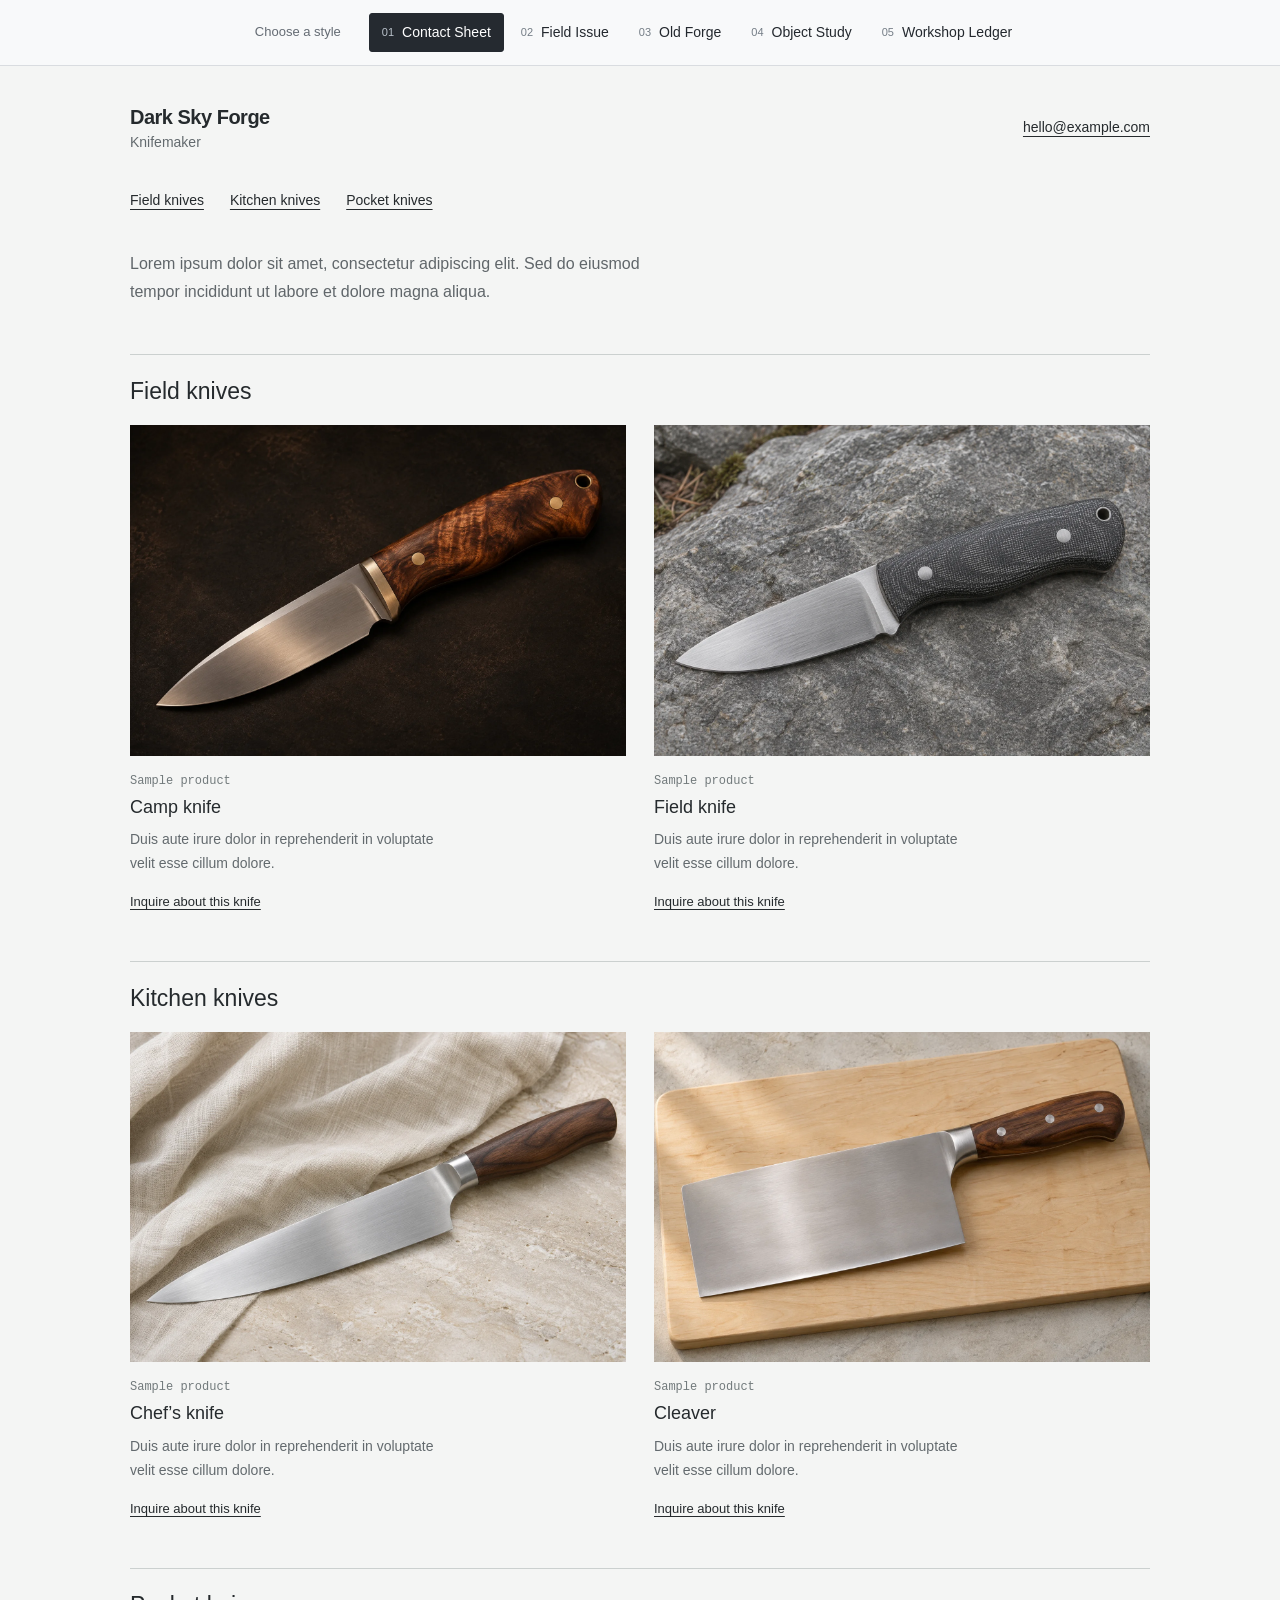
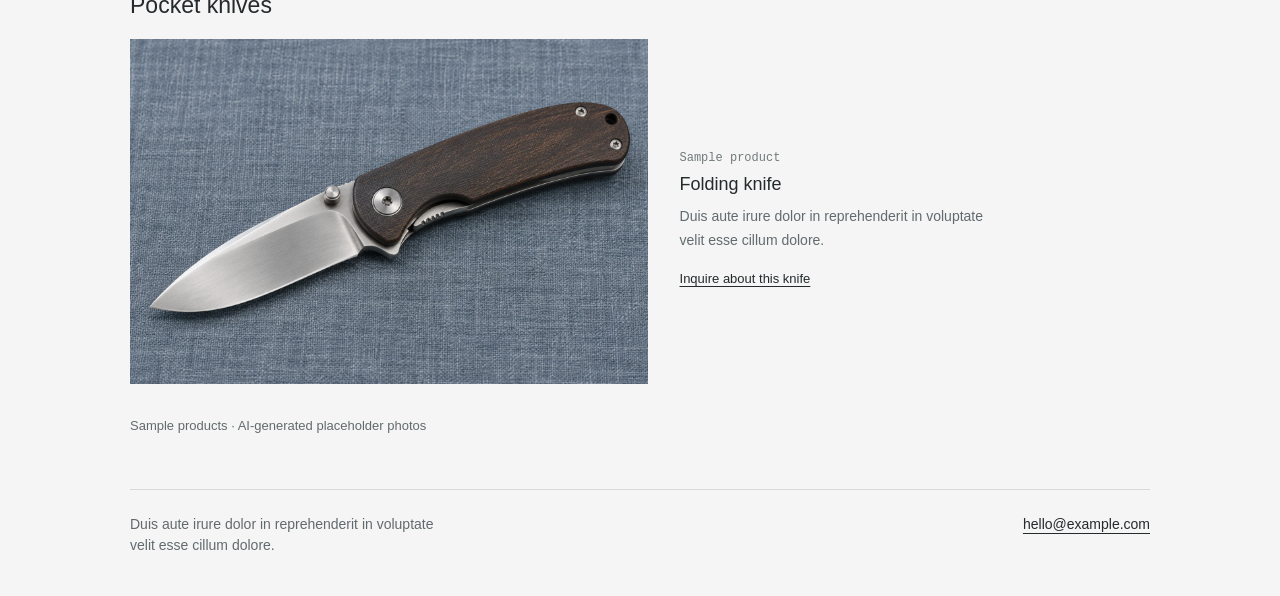
<file: index.html>
<!doctype html>
<html lang="en">
  <head>
    <meta charset="utf-8">
    <meta name="viewport" content="width=device-width, initial-scale=1">
    <meta name="description" content="Dark Sky Forge knife portfolio style preview: Contact Sheet.">
    <title>Dark Sky Forge — Contact Sheet</title>
    <link rel="icon" type="image/svg+xml" href="assets/favicon.svg?v=dark-sky-forge">
    <link rel="stylesheet" href="styles.css?v=dark-sky-forge">
  </head>
  <body class="contact-sheet">
    <a class="skip-link" href="#main">Skip to page</a>
    <header class="demo-bar"><span class="demo-label">Choose a style</span><nav class="demo-nav" aria-label="Page styles">
          <a href="index.html" aria-current="page"><span class="demo-number">01</span>Contact Sheet</a>
          <a href="field.html"><span class="demo-number">02</span>Field Issue</a>
          <a href="zine.html"><span class="demo-number">03</span>Old Forge</a>
          <a href="object.html"><span class="demo-number">04</span>Object Study</a>
          <a href="ledger.html"><span class="demo-number">05</span>Workshop Ledger</a>
    </nav></header>

    <div class="sheet-page"><header class="sheet-header"><div><h1>Dark Sky Forge</h1><p>Knifemaker</p></div><a href="mailto:hello@example.com?subject=Knife%20inquiry">hello@example.com</a></header><nav class="product-nav" aria-label="Blade types"><a href="#field-knives">Field knives</a><a href="#kitchen-knives">Kitchen knives</a><a href="#pocket-knives">Pocket knives</a></nav><main id="main" tabindex="-1"><p class="sheet-intro">Lorem ipsum dolor sit amet, consectetur adipiscing elit. Sed do eiusmod tempor incididunt ut labore et dolore magna aliqua.</p><section class="blade-section sheet-section" id="field-knives" aria-labelledby="field-knives-title"><div class="product-heading"><h2 id="field-knives-title">Field knives</h2></div><div class="sheet-gallery product-grid"><figure class="sheet-item product-card"><img src="assets/sample-knife.webp" width="1536" height="1024" alt="Illustrative camp knife with a figured wood handle and satin steel blade" fetchpriority="high"><figcaption><span class="item-number">Sample product</span><h3>Camp knife</h3><p>Duis aute irure dolor in reprehenderit in voluptate velit esse cillum dolore.</p><a class="product-inquiry" aria-label="Inquire about Camp knife" href="mailto:hello@example.com?subject=Camp%20knife%20inquiry">Inquire about this knife</a></figcaption></figure><figure class="sheet-item product-card"><img src="assets/sample-field.webp" width="1536" height="1024" alt="Illustrative fixed-blade field knife with a charcoal handle on stone" loading="lazy"><figcaption><span class="item-number">Sample product</span><h3>Field knife</h3><p>Duis aute irure dolor in reprehenderit in voluptate velit esse cillum dolore.</p><a class="product-inquiry" aria-label="Inquire about Field knife" href="mailto:hello@example.com?subject=Field%20knife%20inquiry">Inquire about this knife</a></figcaption></figure></div></section><section class="blade-section sheet-section" id="kitchen-knives" aria-labelledby="kitchen-knives-title"><div class="product-heading"><h2 id="kitchen-knives-title">Kitchen knives</h2></div><div class="sheet-gallery product-grid"><figure class="sheet-item product-card"><img src="assets/sample-chef.webp" width="1536" height="1024" alt="Illustrative chef knife with a walnut handle on pale linen" loading="lazy"><figcaption><span class="item-number">Sample product</span><h3>Chef’s knife</h3><p>Duis aute irure dolor in reprehenderit in voluptate velit esse cillum dolore.</p><a class="product-inquiry" aria-label="Inquire about Chef’s knife" href="mailto:hello@example.com?subject=Chef%E2%80%99s%20knife%20inquiry">Inquire about this knife</a></figcaption></figure><figure class="sheet-item product-card"><img src="assets/sample-cleaver.webp" width="1536" height="1024" alt="Illustrative broad rectangular cleaver with a walnut handle on a pale cutting board" loading="lazy"><figcaption><span class="item-number">Sample product</span><h3>Cleaver</h3><p>Duis aute irure dolor in reprehenderit in voluptate velit esse cillum dolore.</p><a class="product-inquiry" aria-label="Inquire about Cleaver" href="mailto:hello@example.com?subject=Cleaver%20inquiry">Inquire about this knife</a></figcaption></figure></div></section><section class="blade-section sheet-section" id="pocket-knives" aria-labelledby="pocket-knives-title"><div class="product-heading"><h2 id="pocket-knives-title">Pocket knives</h2></div><div class="sheet-gallery product-grid product-single"><figure class="sheet-item product-card"><img src="assets/sample-pocket.webp" width="1536" height="1024" alt="Illustrative open folding pocket knife with a dark handle on blue-gray fabric" loading="lazy"><figcaption><span class="item-number">Sample product</span><h3>Folding knife</h3><p>Duis aute irure dolor in reprehenderit in voluptate velit esse cillum dolore.</p><a class="product-inquiry" aria-label="Inquire about Folding knife" href="mailto:hello@example.com?subject=Folding%20knife%20inquiry">Inquire about this knife</a></figcaption></figure></div></section><p class="demo-disclosure">Sample products · AI-generated placeholder photos</p><div class="sheet-closing"><p>Duis aute irure dolor in reprehenderit in voluptate velit esse cillum dolore.</p><a href="mailto:hello@example.com?subject=Knife%20inquiry">hello@example.com</a></div></main></div>
  </body>
</html>
</file>
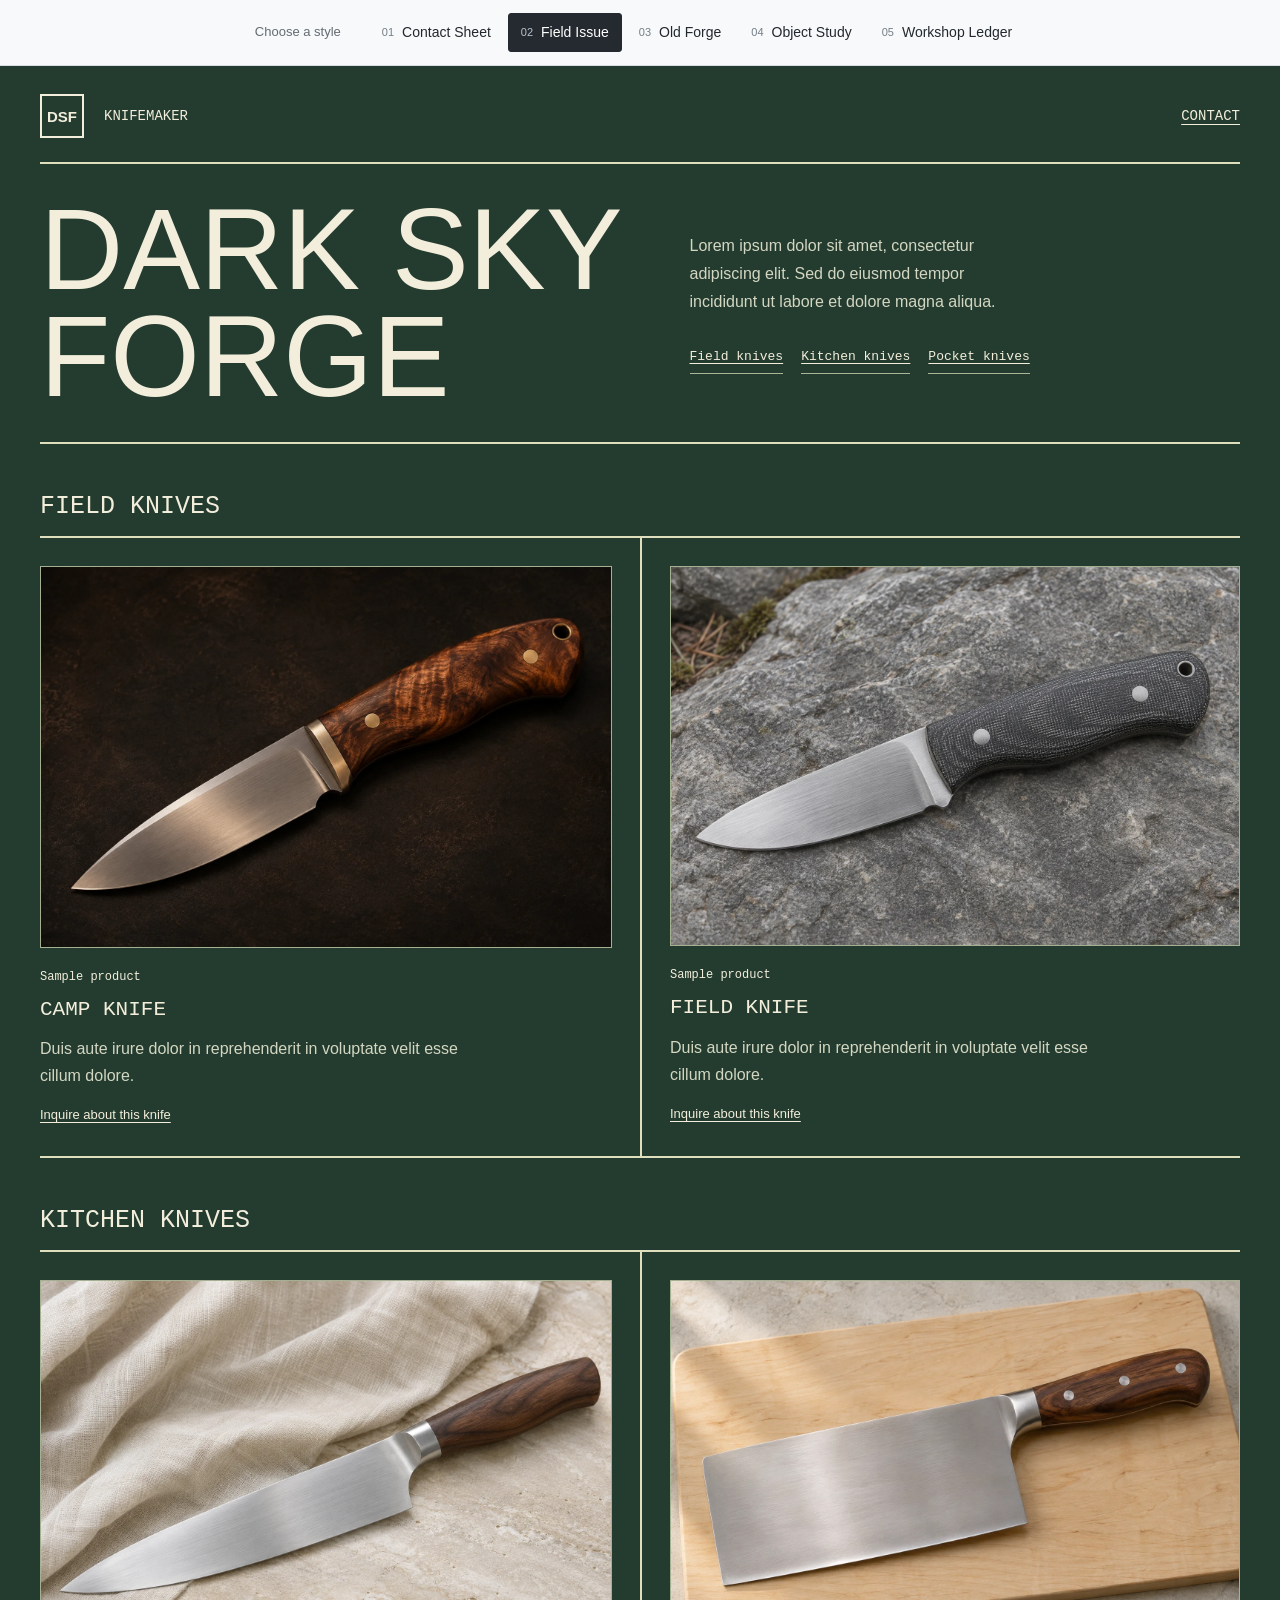
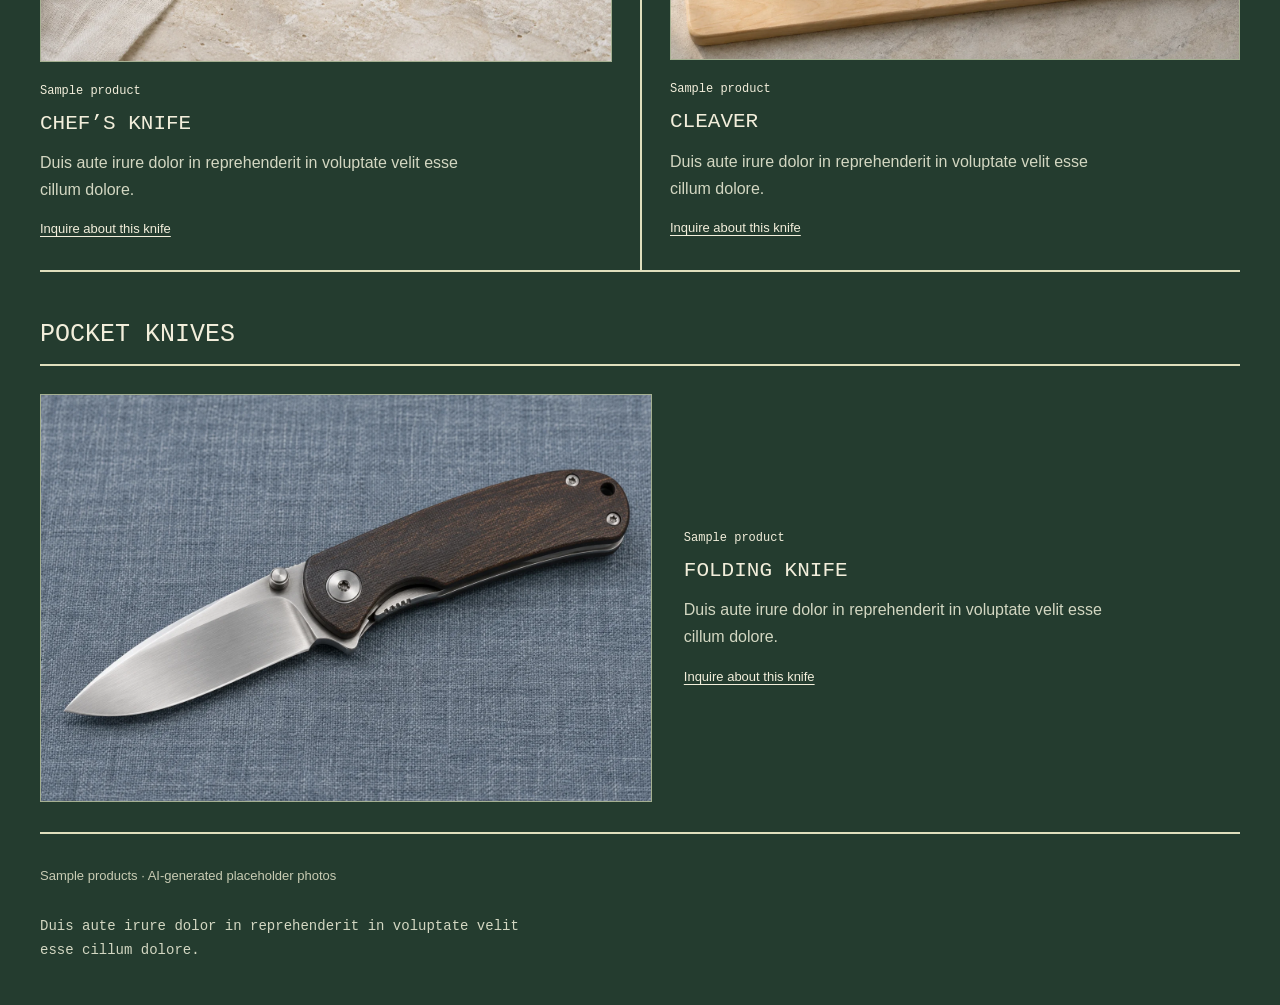
<file: field.html>
<!doctype html>
<html lang="en">
  <head>
    <meta charset="utf-8">
    <meta name="viewport" content="width=device-width, initial-scale=1">
    <meta name="description" content="Dark Sky Forge knife portfolio style preview: Field Issue.">
    <title>Dark Sky Forge — Field Issue</title>
    <link rel="icon" type="image/svg+xml" href="assets/favicon.svg?v=dark-sky-forge">
    <link rel="stylesheet" href="styles.css?v=dark-sky-forge">
  </head>
  <body class="field-issue">
    <a class="skip-link" href="#main">Skip to page</a>
    <header class="demo-bar"><span class="demo-label">Choose a style</span><nav class="demo-nav" aria-label="Page styles">
          <a href="index.html"><span class="demo-number">01</span>Contact Sheet</a>
          <a href="field.html" aria-current="page"><span class="demo-number">02</span>Field Issue</a>
          <a href="zine.html"><span class="demo-number">03</span>Old Forge</a>
          <a href="object.html"><span class="demo-number">04</span>Object Study</a>
          <a href="ledger.html"><span class="demo-number">05</span>Workshop Ledger</a>
    </nav></header>

    <div class="field-page"><header class="field-header"><span class="field-stamp">DSF</span><span>Knifemaker</span><a href="mailto:hello@example.com?subject=Knife%20inquiry">Contact</a></header><div class="field-masthead"><h1>Dark Sky<br> Forge</h1><div><p>Lorem ipsum dolor sit amet, consectetur adipiscing elit. Sed do eiusmod tempor incididunt ut labore et dolore magna aliqua.</p><nav class="product-nav" aria-label="Blade types"><a href="#field-knives">Field knives</a><a href="#kitchen-knives">Kitchen knives</a><a href="#pocket-knives">Pocket knives</a></nav></div></div><main id="main" tabindex="-1"><section class="blade-section field-section" id="field-knives" aria-labelledby="field-knives-title"><div class="product-heading"><h2 id="field-knives-title">Field knives</h2></div><div class="field-catalog product-grid"><figure class="field-item product-card"><img src="assets/sample-knife.webp" width="1536" height="1024" alt="Illustrative camp knife with a figured wood handle and satin steel blade" fetchpriority="high"><figcaption><span class="item-number">Sample product</span><h3>Camp knife</h3><p>Duis aute irure dolor in reprehenderit in voluptate velit esse cillum dolore.</p><a class="product-inquiry" aria-label="Inquire about Camp knife" href="mailto:hello@example.com?subject=Camp%20knife%20inquiry">Inquire about this knife</a></figcaption></figure><figure class="field-item product-card"><img src="assets/sample-field.webp" width="1536" height="1024" alt="Illustrative fixed-blade field knife with a charcoal handle on stone" loading="lazy"><figcaption><span class="item-number">Sample product</span><h3>Field knife</h3><p>Duis aute irure dolor in reprehenderit in voluptate velit esse cillum dolore.</p><a class="product-inquiry" aria-label="Inquire about Field knife" href="mailto:hello@example.com?subject=Field%20knife%20inquiry">Inquire about this knife</a></figcaption></figure></div></section><section class="blade-section field-section" id="kitchen-knives" aria-labelledby="kitchen-knives-title"><div class="product-heading"><h2 id="kitchen-knives-title">Kitchen knives</h2></div><div class="field-catalog product-grid"><figure class="field-item product-card"><img src="assets/sample-chef.webp" width="1536" height="1024" alt="Illustrative chef knife with a walnut handle on pale linen" loading="lazy"><figcaption><span class="item-number">Sample product</span><h3>Chef’s knife</h3><p>Duis aute irure dolor in reprehenderit in voluptate velit esse cillum dolore.</p><a class="product-inquiry" aria-label="Inquire about Chef’s knife" href="mailto:hello@example.com?subject=Chef%E2%80%99s%20knife%20inquiry">Inquire about this knife</a></figcaption></figure><figure class="field-item product-card"><img src="assets/sample-cleaver.webp" width="1536" height="1024" alt="Illustrative broad rectangular cleaver with a walnut handle on a pale cutting board" loading="lazy"><figcaption><span class="item-number">Sample product</span><h3>Cleaver</h3><p>Duis aute irure dolor in reprehenderit in voluptate velit esse cillum dolore.</p><a class="product-inquiry" aria-label="Inquire about Cleaver" href="mailto:hello@example.com?subject=Cleaver%20inquiry">Inquire about this knife</a></figcaption></figure></div></section><section class="blade-section field-section" id="pocket-knives" aria-labelledby="pocket-knives-title"><div class="product-heading"><h2 id="pocket-knives-title">Pocket knives</h2></div><div class="field-catalog product-grid product-single"><figure class="field-item product-card"><img src="assets/sample-pocket.webp" width="1536" height="1024" alt="Illustrative open folding pocket knife with a dark handle on blue-gray fabric" loading="lazy"><figcaption><span class="item-number">Sample product</span><h3>Folding knife</h3><p>Duis aute irure dolor in reprehenderit in voluptate velit esse cillum dolore.</p><a class="product-inquiry" aria-label="Inquire about Folding knife" href="mailto:hello@example.com?subject=Folding%20knife%20inquiry">Inquire about this knife</a></figcaption></figure></div></section><p class="demo-disclosure">Sample products · AI-generated placeholder photos</p><p class="field-closing">Duis aute irure dolor in reprehenderit in voluptate velit esse cillum dolore.</p></main></div>
  </body>
</html>
</file>
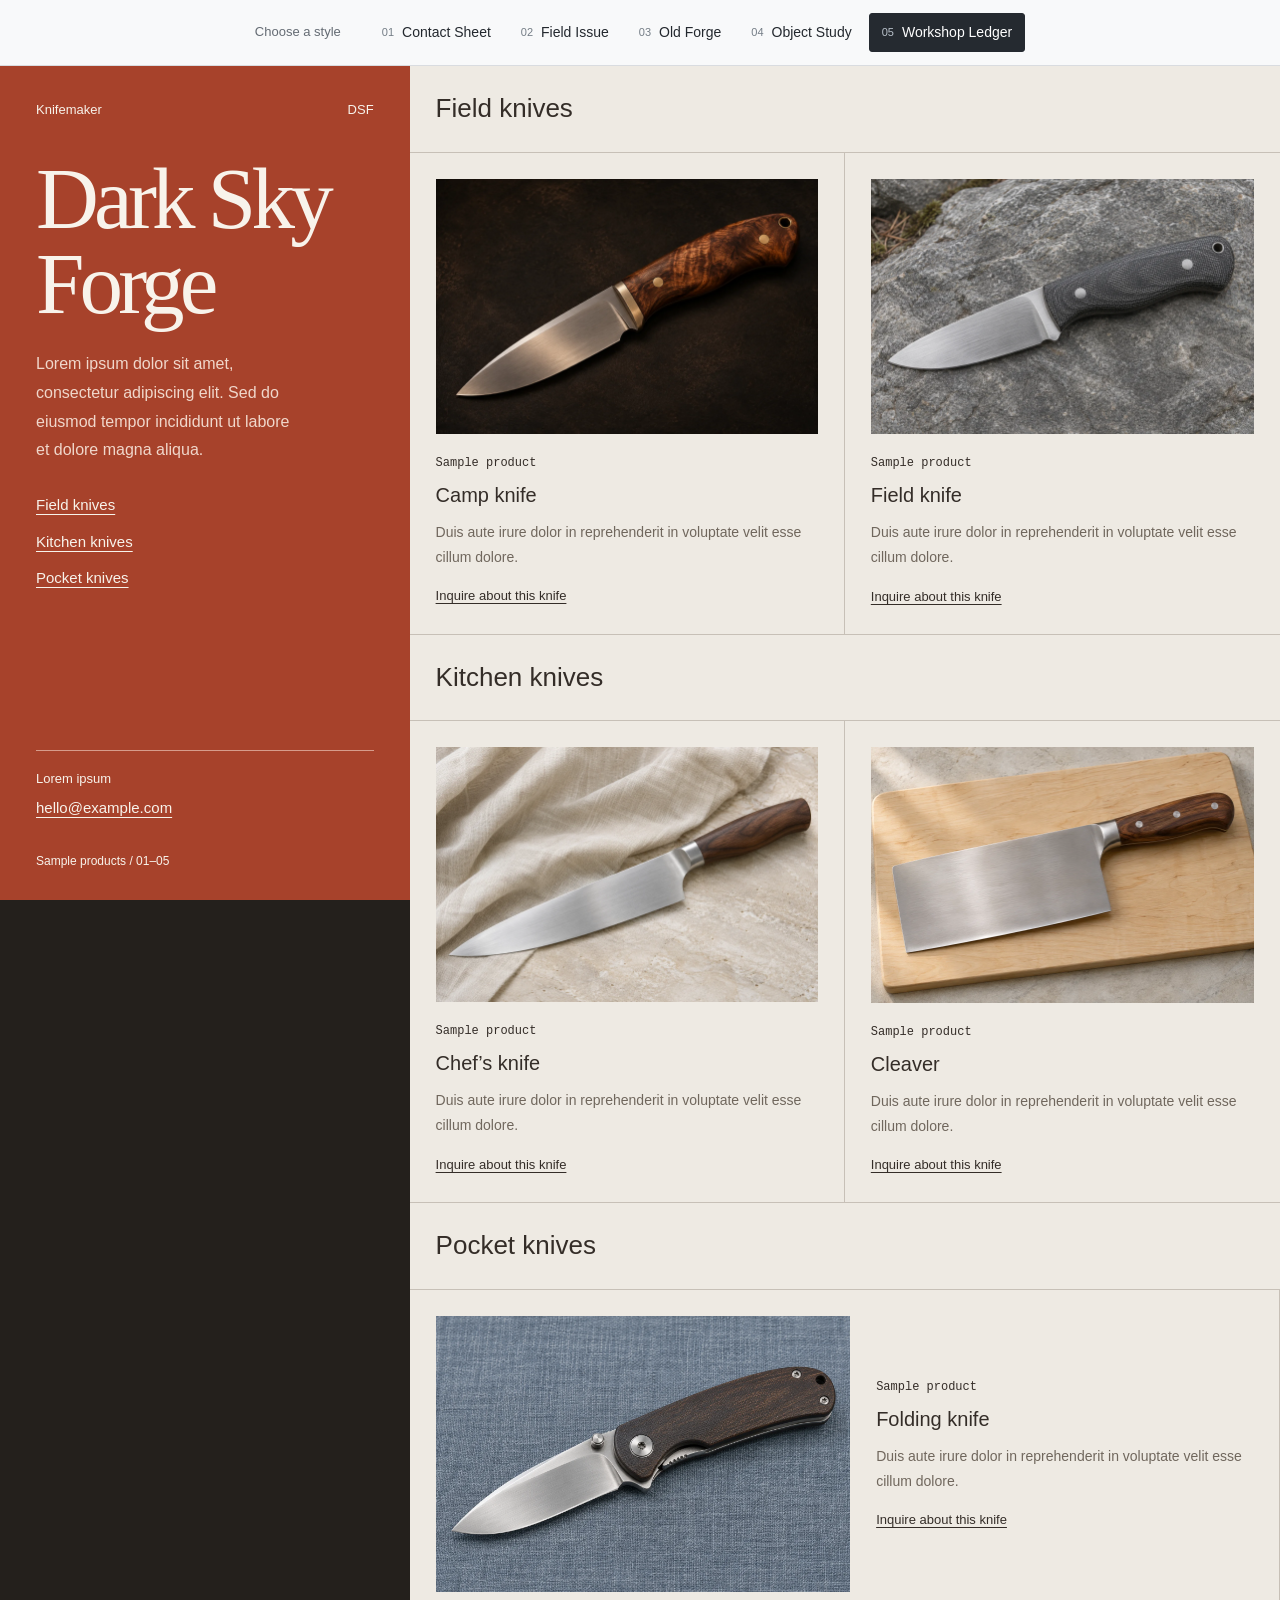
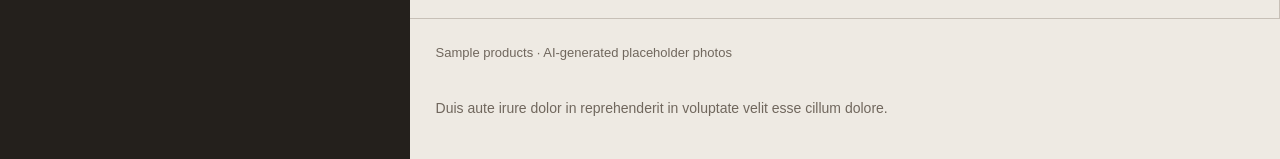
<file: ledger.html>
<!doctype html>
<html lang="en">
  <head>
    <meta charset="utf-8">
    <meta name="viewport" content="width=device-width, initial-scale=1">
    <meta name="description" content="Dark Sky Forge knife portfolio style preview: Workshop Ledger.">
    <title>Dark Sky Forge — Workshop Ledger</title>
    <link rel="icon" type="image/svg+xml" href="assets/favicon.svg?v=dark-sky-forge">
    <link rel="stylesheet" href="styles.css?v=dark-sky-forge">
  </head>
  <body class="workshop-ledger">
    <a class="skip-link" href="#main">Skip to page</a>
    <header class="demo-bar"><span class="demo-label">Choose a style</span><nav class="demo-nav" aria-label="Page styles">
          <a href="index.html"><span class="demo-number">01</span>Contact Sheet</a>
          <a href="field.html"><span class="demo-number">02</span>Field Issue</a>
          <a href="zine.html"><span class="demo-number">03</span>Old Forge</a>
          <a href="object.html"><span class="demo-number">04</span>Object Study</a>
          <a href="ledger.html" aria-current="page"><span class="demo-number">05</span>Workshop Ledger</a>
    </nav></header>

    <main class="ledger-page" id="main" tabindex="-1"><div class="ledger-sidebar"><div class="ledger-top"><span>Knifemaker</span><span>DSF</span></div><h1>Dark Sky<br> Forge</h1><p class="ledger-intro">Lorem ipsum dolor sit amet, consectetur adipiscing elit. Sed do eiusmod tempor incididunt ut labore et dolore magna aliqua.</p><nav class="product-nav" aria-label="Blade types"><a href="#field-knives">Field knives</a><a href="#kitchen-knives">Kitchen knives</a><a href="#pocket-knives">Pocket knives</a></nav><div class="ledger-contact"><p>Lorem ipsum</p><a href="mailto:hello@example.com?subject=Knife%20inquiry">hello@example.com</a></div><span class="ledger-foot">Sample products / 01–05</span></div><div class="ledger-work"><section class="blade-section ledger-section" id="field-knives" aria-labelledby="field-knives-title"><div class="product-heading"><h2 id="field-knives-title">Field knives</h2></div><div class="ledger-gallery product-grid"><figure class="ledger-item product-card"><img src="assets/sample-knife.webp" width="1536" height="1024" alt="Illustrative camp knife with a figured wood handle and satin steel blade" fetchpriority="high"><figcaption><span class="item-number">Sample product</span><h3>Camp knife</h3><p>Duis aute irure dolor in reprehenderit in voluptate velit esse cillum dolore.</p><a class="product-inquiry" aria-label="Inquire about Camp knife" href="mailto:hello@example.com?subject=Camp%20knife%20inquiry">Inquire about this knife</a></figcaption></figure><figure class="ledger-item product-card"><img src="assets/sample-field.webp" width="1536" height="1024" alt="Illustrative fixed-blade field knife with a charcoal handle on stone" loading="lazy"><figcaption><span class="item-number">Sample product</span><h3>Field knife</h3><p>Duis aute irure dolor in reprehenderit in voluptate velit esse cillum dolore.</p><a class="product-inquiry" aria-label="Inquire about Field knife" href="mailto:hello@example.com?subject=Field%20knife%20inquiry">Inquire about this knife</a></figcaption></figure></div></section><section class="blade-section ledger-section" id="kitchen-knives" aria-labelledby="kitchen-knives-title"><div class="product-heading"><h2 id="kitchen-knives-title">Kitchen knives</h2></div><div class="ledger-gallery product-grid"><figure class="ledger-item product-card"><img src="assets/sample-chef.webp" width="1536" height="1024" alt="Illustrative chef knife with a walnut handle on pale linen" loading="lazy"><figcaption><span class="item-number">Sample product</span><h3>Chef’s knife</h3><p>Duis aute irure dolor in reprehenderit in voluptate velit esse cillum dolore.</p><a class="product-inquiry" aria-label="Inquire about Chef’s knife" href="mailto:hello@example.com?subject=Chef%E2%80%99s%20knife%20inquiry">Inquire about this knife</a></figcaption></figure><figure class="ledger-item product-card"><img src="assets/sample-cleaver.webp" width="1536" height="1024" alt="Illustrative broad rectangular cleaver with a walnut handle on a pale cutting board" loading="lazy"><figcaption><span class="item-number">Sample product</span><h3>Cleaver</h3><p>Duis aute irure dolor in reprehenderit in voluptate velit esse cillum dolore.</p><a class="product-inquiry" aria-label="Inquire about Cleaver" href="mailto:hello@example.com?subject=Cleaver%20inquiry">Inquire about this knife</a></figcaption></figure></div></section><section class="blade-section ledger-section" id="pocket-knives" aria-labelledby="pocket-knives-title"><div class="product-heading"><h2 id="pocket-knives-title">Pocket knives</h2></div><div class="ledger-gallery product-grid product-single"><figure class="ledger-item product-card"><img src="assets/sample-pocket.webp" width="1536" height="1024" alt="Illustrative open folding pocket knife with a dark handle on blue-gray fabric" loading="lazy"><figcaption><span class="item-number">Sample product</span><h3>Folding knife</h3><p>Duis aute irure dolor in reprehenderit in voluptate velit esse cillum dolore.</p><a class="product-inquiry" aria-label="Inquire about Folding knife" href="mailto:hello@example.com?subject=Folding%20knife%20inquiry">Inquire about this knife</a></figcaption></figure></div></section><p class="demo-disclosure">Sample products · AI-generated placeholder photos</p><p class="ledger-closing">Duis aute irure dolor in reprehenderit in voluptate velit esse cillum dolore.</p></div></main>
  </body>
</html>
</file>
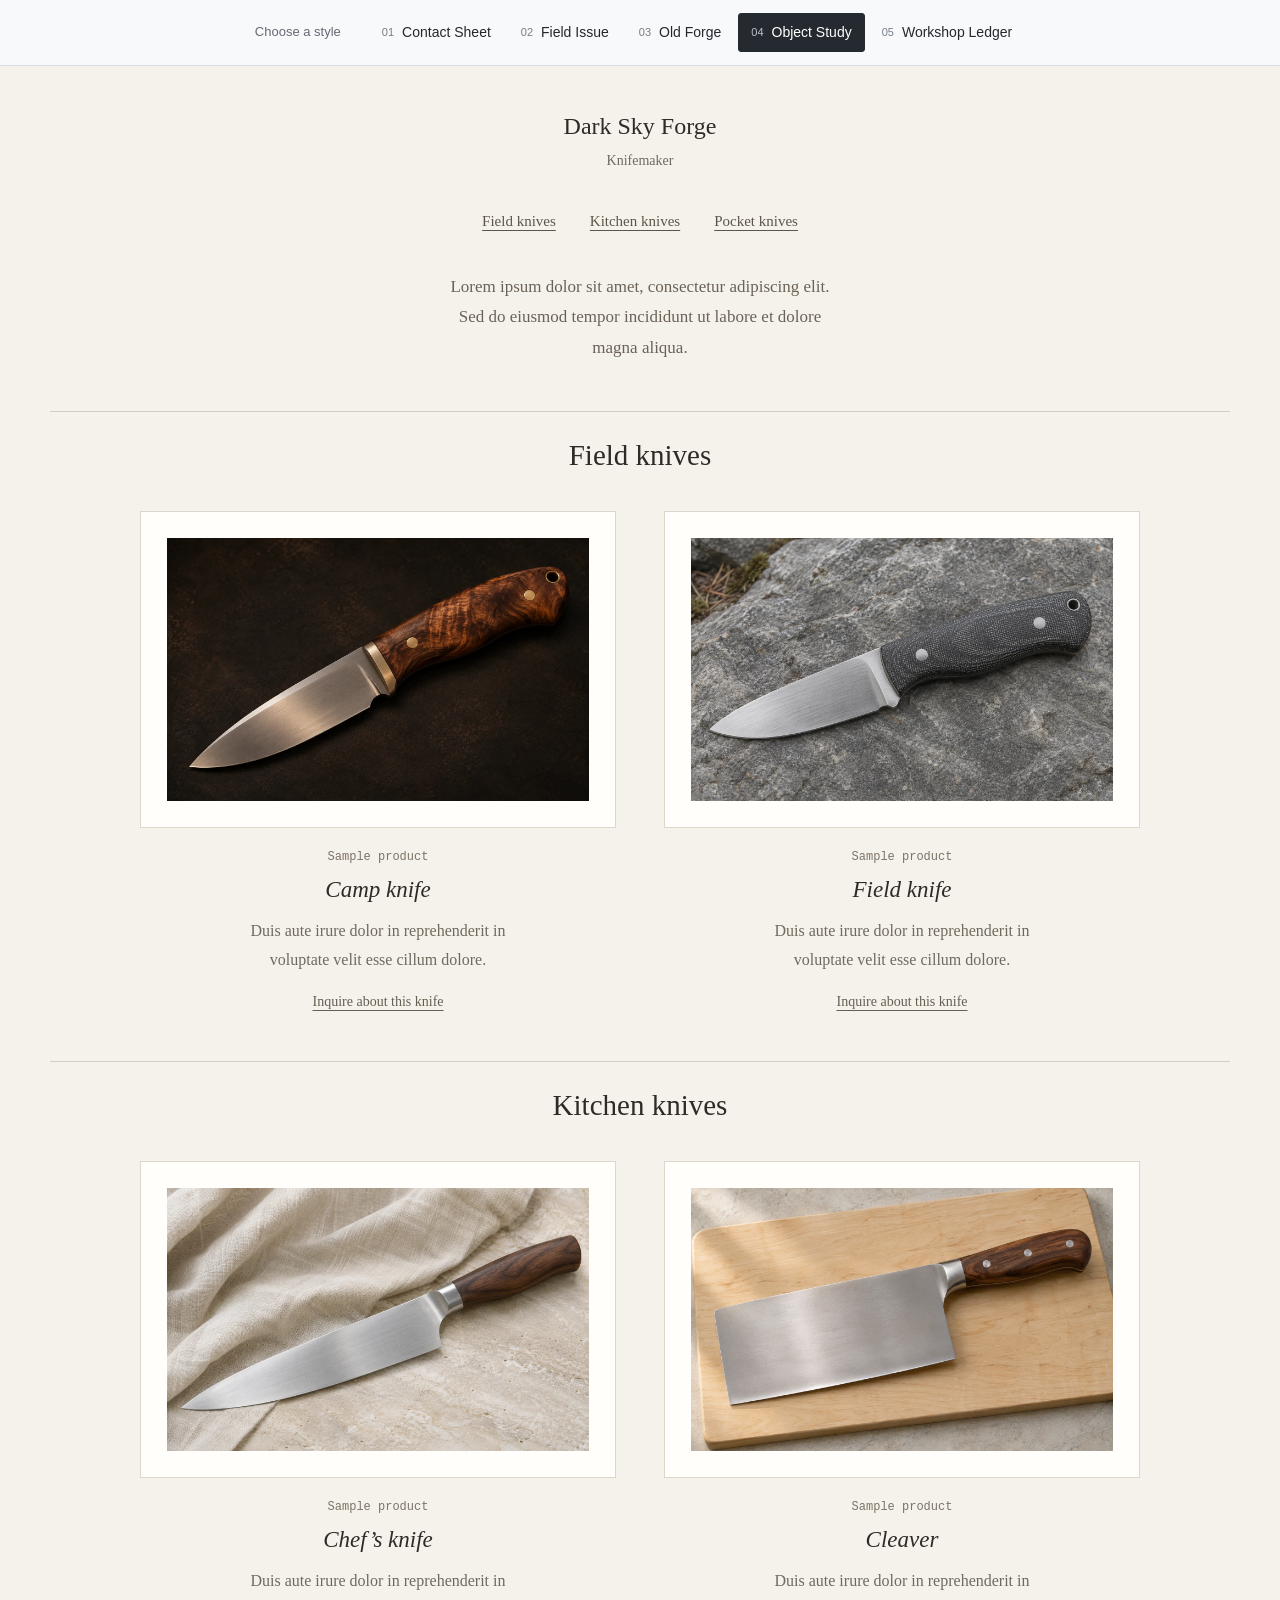
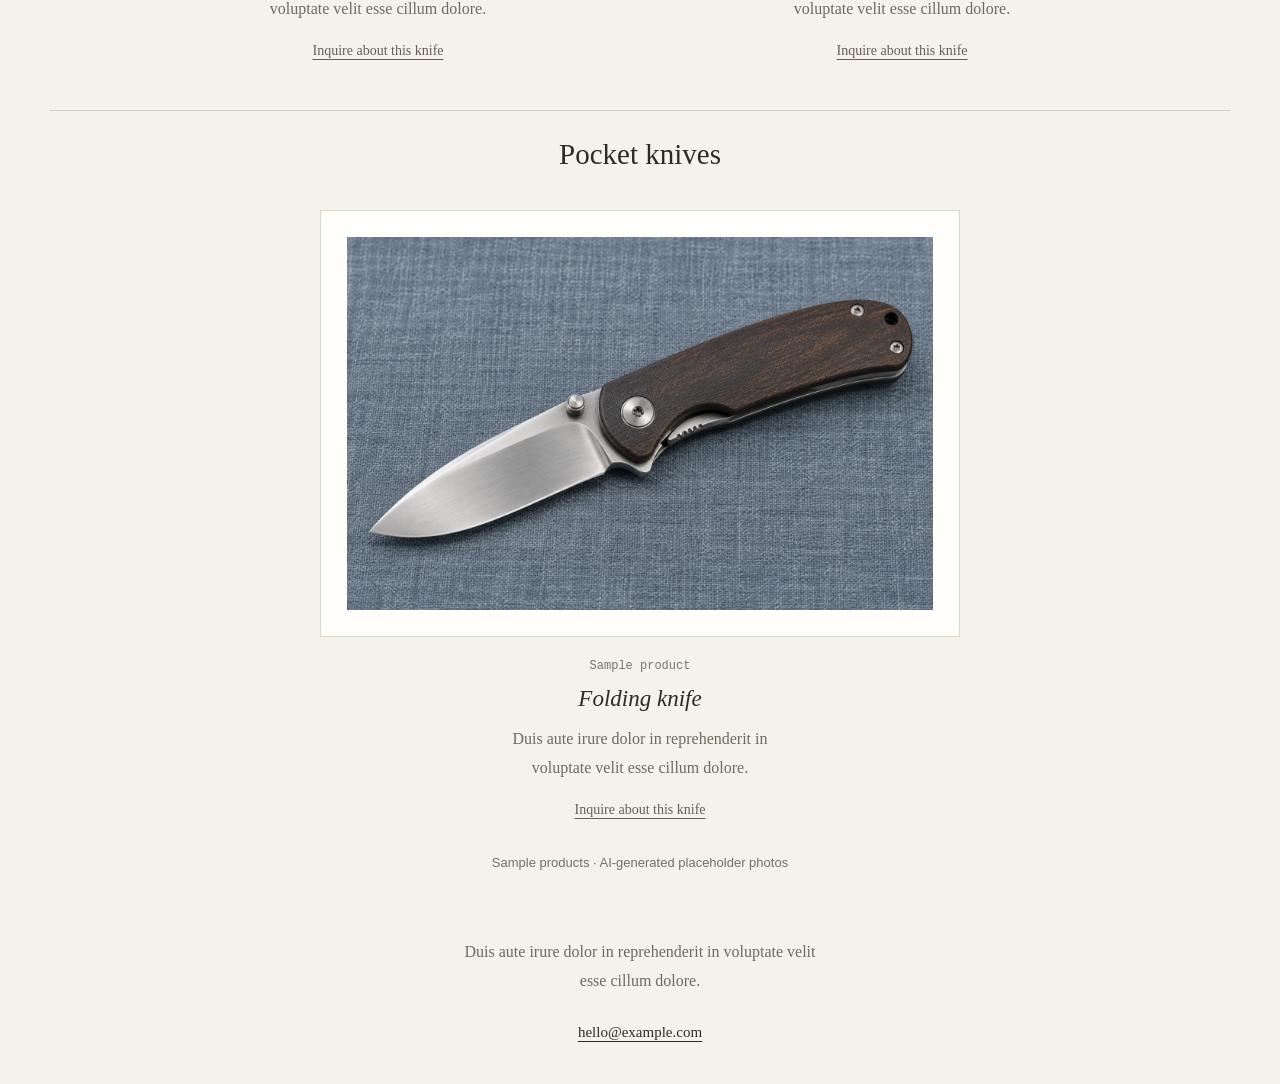
<file: object.html>
<!doctype html>
<html lang="en">
  <head>
    <meta charset="utf-8">
    <meta name="viewport" content="width=device-width, initial-scale=1">
    <meta name="description" content="Dark Sky Forge knife portfolio style preview: Object Study.">
    <title>Dark Sky Forge — Object Study</title>
    <link rel="icon" type="image/svg+xml" href="assets/favicon.svg?v=dark-sky-forge">
    <link rel="stylesheet" href="styles.css?v=dark-sky-forge">
  </head>
  <body class="object-study">
    <a class="skip-link" href="#main">Skip to page</a>
    <header class="demo-bar"><span class="demo-label">Choose a style</span><nav class="demo-nav" aria-label="Page styles">
          <a href="index.html"><span class="demo-number">01</span>Contact Sheet</a>
          <a href="field.html"><span class="demo-number">02</span>Field Issue</a>
          <a href="zine.html"><span class="demo-number">03</span>Old Forge</a>
          <a href="object.html" aria-current="page"><span class="demo-number">04</span>Object Study</a>
          <a href="ledger.html"><span class="demo-number">05</span>Workshop Ledger</a>
    </nav></header>

    <div class="object-page"><header class="object-header"><h1>Dark Sky Forge</h1><p>Knifemaker</p></header><nav class="product-nav" aria-label="Blade types"><a href="#field-knives">Field knives</a><a href="#kitchen-knives">Kitchen knives</a><a href="#pocket-knives">Pocket knives</a></nav><main id="main" tabindex="-1"><p class="object-intro">Lorem ipsum dolor sit amet, consectetur adipiscing elit. Sed do eiusmod tempor incididunt ut labore et dolore magna aliqua.</p><section class="blade-section object-section" id="field-knives" aria-labelledby="field-knives-title"><div class="product-heading"><h2 id="field-knives-title">Field knives</h2></div><div class="object-gallery product-grid"><figure class="object-item product-card"><img src="assets/sample-knife.webp" width="1536" height="1024" alt="Illustrative camp knife with a figured wood handle and satin steel blade" fetchpriority="high"><figcaption><span class="item-number">Sample product</span><h3>Camp knife</h3><p>Duis aute irure dolor in reprehenderit in voluptate velit esse cillum dolore.</p><a class="product-inquiry" aria-label="Inquire about Camp knife" href="mailto:hello@example.com?subject=Camp%20knife%20inquiry">Inquire about this knife</a></figcaption></figure><figure class="object-item product-card"><img src="assets/sample-field.webp" width="1536" height="1024" alt="Illustrative fixed-blade field knife with a charcoal handle on stone" loading="lazy"><figcaption><span class="item-number">Sample product</span><h3>Field knife</h3><p>Duis aute irure dolor in reprehenderit in voluptate velit esse cillum dolore.</p><a class="product-inquiry" aria-label="Inquire about Field knife" href="mailto:hello@example.com?subject=Field%20knife%20inquiry">Inquire about this knife</a></figcaption></figure></div></section><section class="blade-section object-section" id="kitchen-knives" aria-labelledby="kitchen-knives-title"><div class="product-heading"><h2 id="kitchen-knives-title">Kitchen knives</h2></div><div class="object-gallery product-grid"><figure class="object-item product-card"><img src="assets/sample-chef.webp" width="1536" height="1024" alt="Illustrative chef knife with a walnut handle on pale linen" loading="lazy"><figcaption><span class="item-number">Sample product</span><h3>Chef’s knife</h3><p>Duis aute irure dolor in reprehenderit in voluptate velit esse cillum dolore.</p><a class="product-inquiry" aria-label="Inquire about Chef’s knife" href="mailto:hello@example.com?subject=Chef%E2%80%99s%20knife%20inquiry">Inquire about this knife</a></figcaption></figure><figure class="object-item product-card"><img src="assets/sample-cleaver.webp" width="1536" height="1024" alt="Illustrative broad rectangular cleaver with a walnut handle on a pale cutting board" loading="lazy"><figcaption><span class="item-number">Sample product</span><h3>Cleaver</h3><p>Duis aute irure dolor in reprehenderit in voluptate velit esse cillum dolore.</p><a class="product-inquiry" aria-label="Inquire about Cleaver" href="mailto:hello@example.com?subject=Cleaver%20inquiry">Inquire about this knife</a></figcaption></figure></div></section><section class="blade-section object-section" id="pocket-knives" aria-labelledby="pocket-knives-title"><div class="product-heading"><h2 id="pocket-knives-title">Pocket knives</h2></div><div class="object-gallery product-grid product-single"><figure class="object-item product-card"><img src="assets/sample-pocket.webp" width="1536" height="1024" alt="Illustrative open folding pocket knife with a dark handle on blue-gray fabric" loading="lazy"><figcaption><span class="item-number">Sample product</span><h3>Folding knife</h3><p>Duis aute irure dolor in reprehenderit in voluptate velit esse cillum dolore.</p><a class="product-inquiry" aria-label="Inquire about Folding knife" href="mailto:hello@example.com?subject=Folding%20knife%20inquiry">Inquire about this knife</a></figcaption></figure></div></section><p class="demo-disclosure">Sample products · AI-generated placeholder photos</p><p class="object-closing">Duis aute irure dolor in reprehenderit in voluptate velit esse cillum dolore.</p></main><footer class="object-contact"><a href="mailto:hello@example.com?subject=Knife%20inquiry">hello@example.com</a></footer></div>
  </body>
</html>
</file>
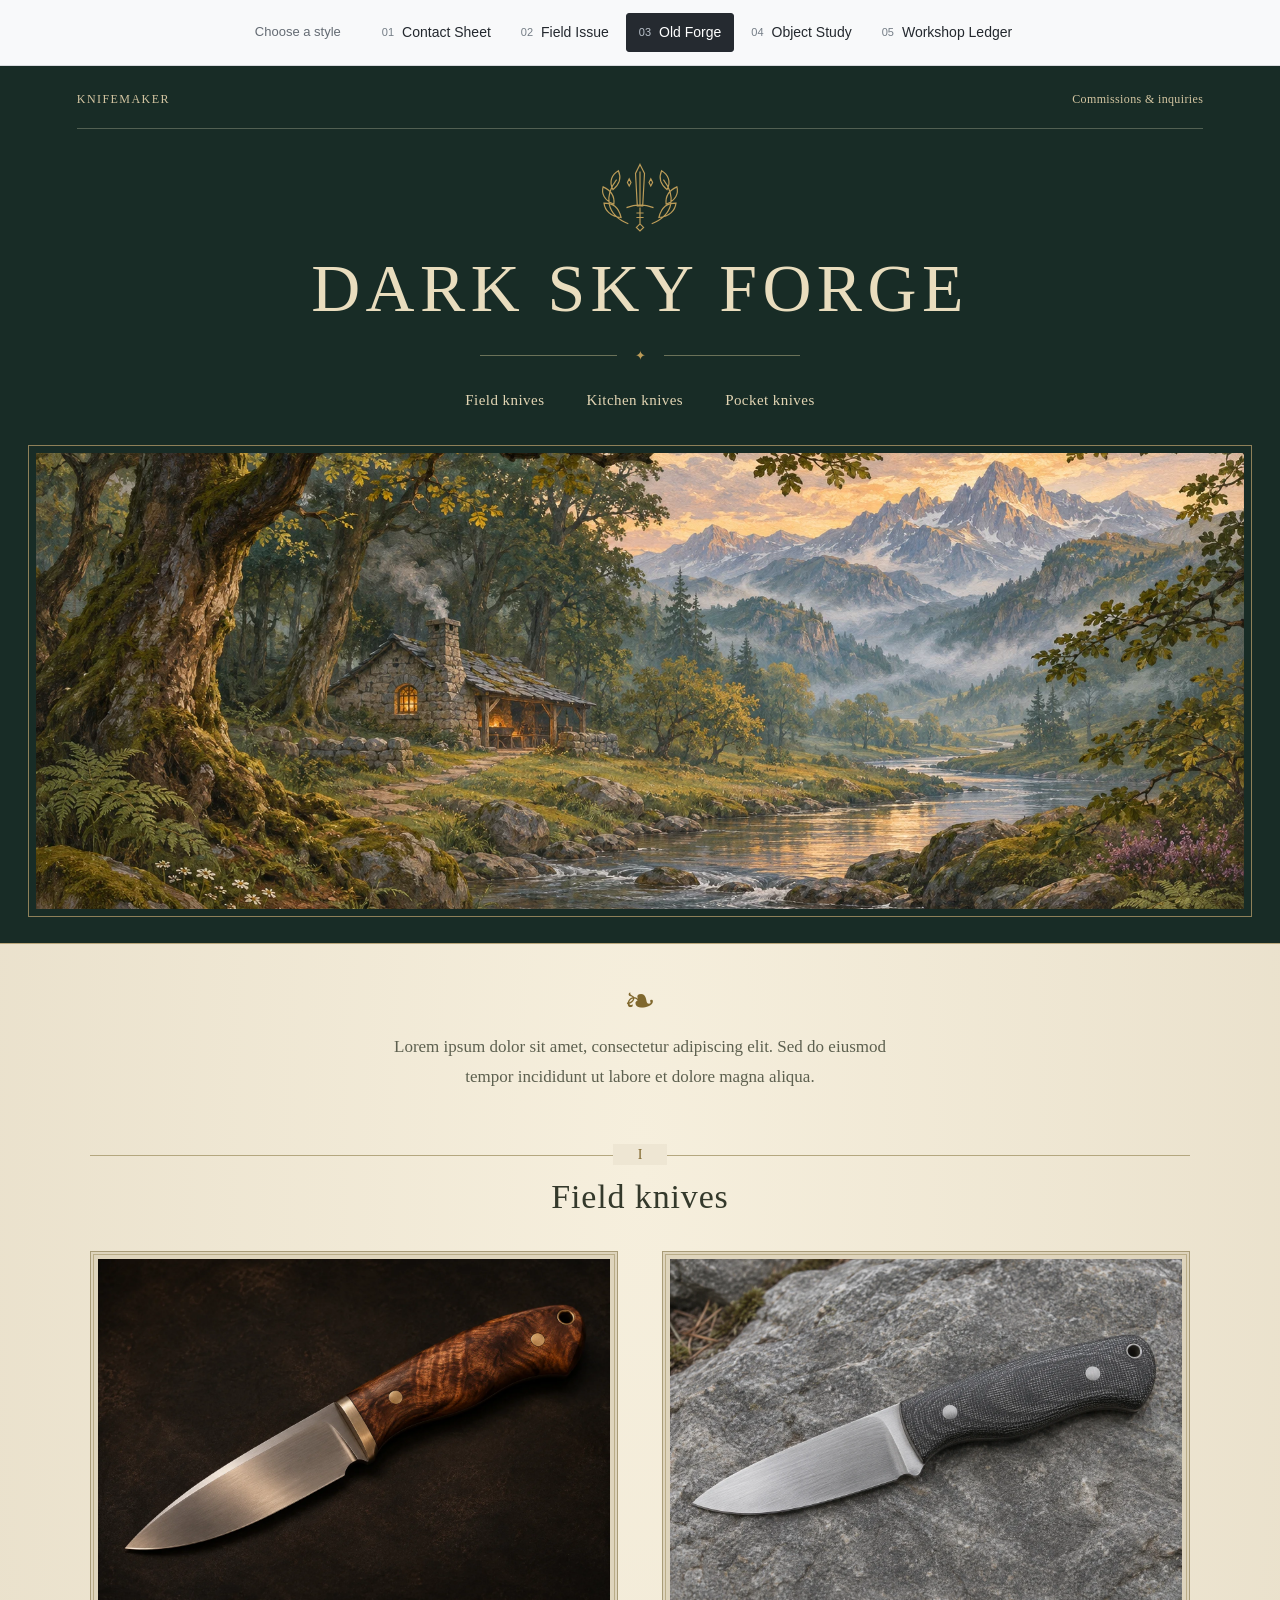
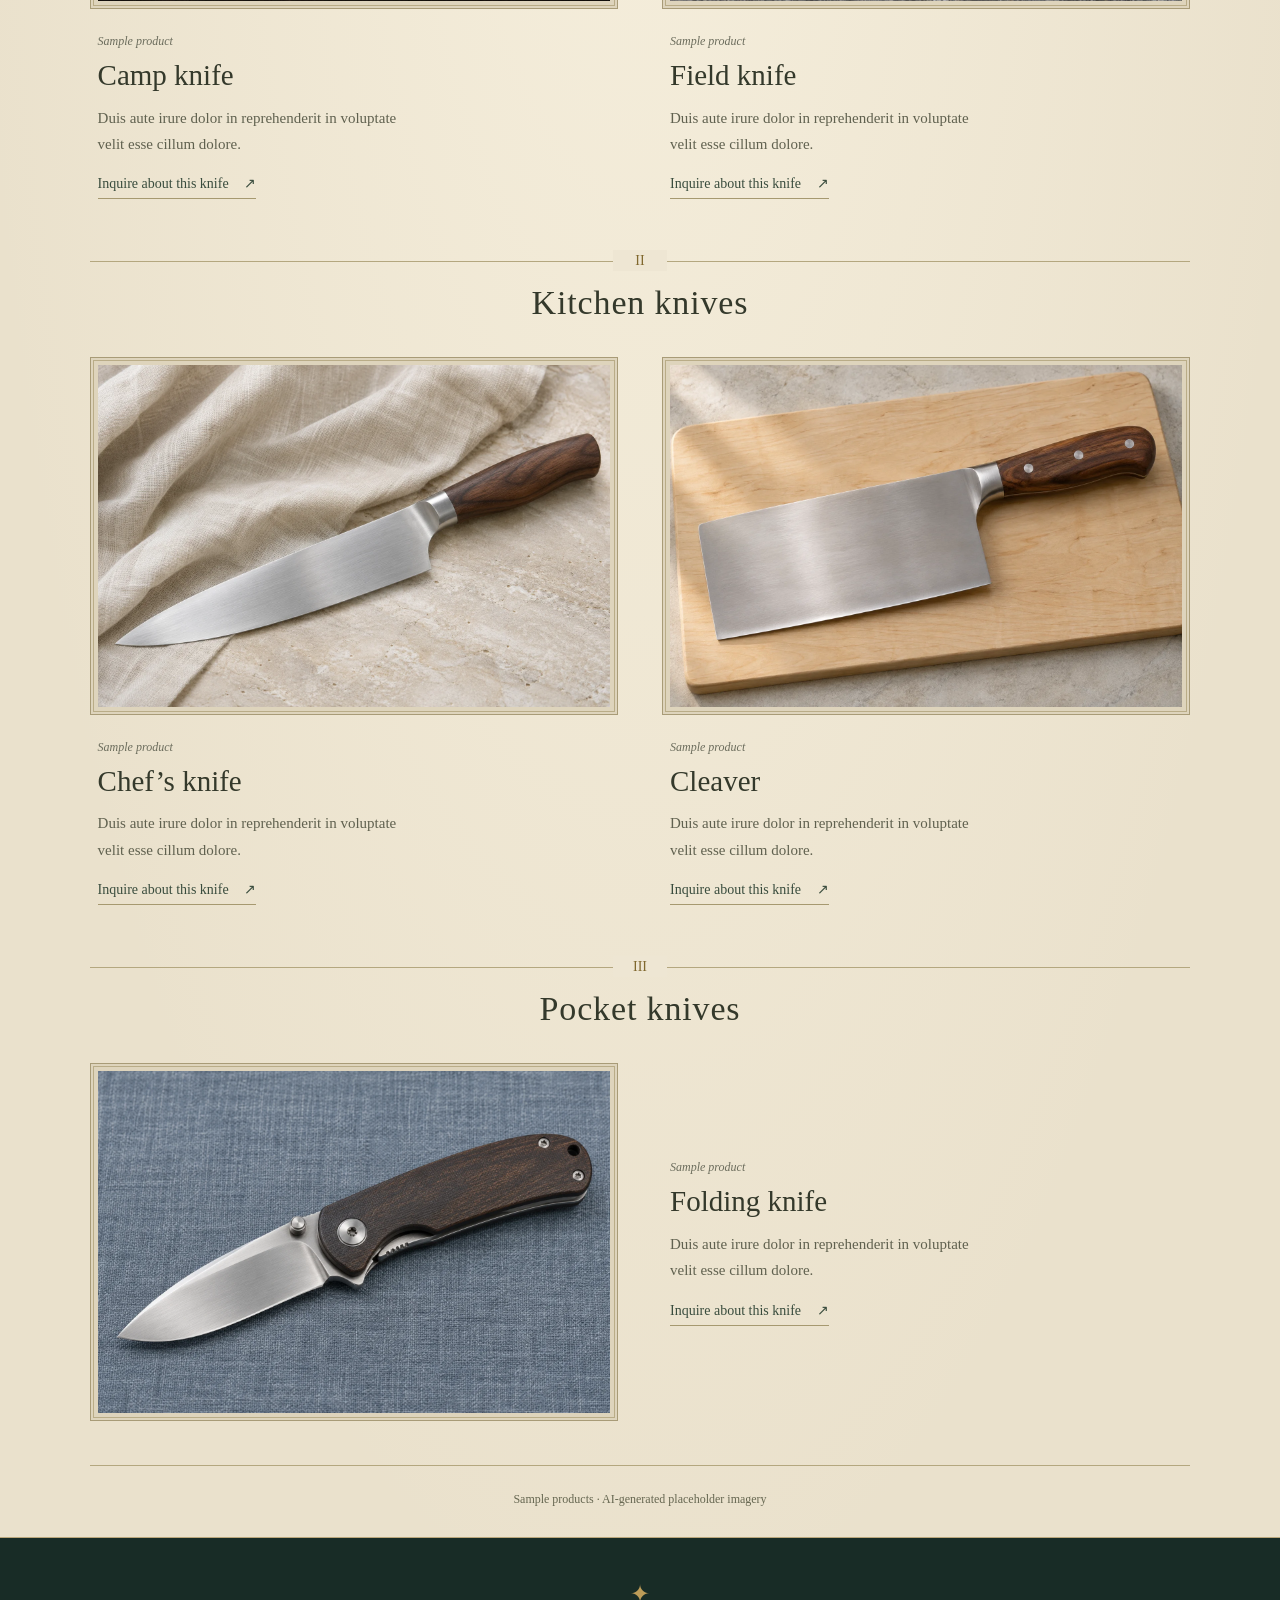
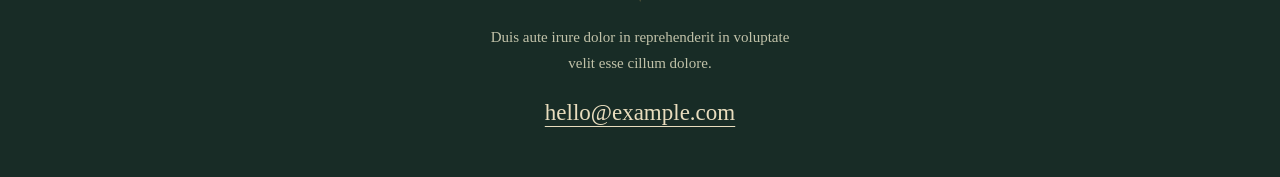
<file: zine.html>
<!doctype html>
<html lang="en">
  <head>
    <meta charset="utf-8">
    <meta name="viewport" content="width=device-width, initial-scale=1">
    <meta name="description" content="Dark Sky Forge knife portfolio style preview: Old Forge, an illustrated fantasy-inspired design.">
    <title>Dark Sky Forge — Old Forge</title>
    <link rel="icon" type="image/svg+xml" href="assets/favicon.svg?v=dark-sky-forge">
    <link rel="stylesheet" href="styles.css?v=dark-sky-forge">
  </head>
  <body class="old-forge">
    <a class="skip-link" href="#main">Skip to page</a>
    <header class="demo-bar"><span class="demo-label">Choose a style</span><nav class="demo-nav" aria-label="Page styles">
          <a href="index.html"><span class="demo-number">01</span>Contact Sheet</a>
          <a href="field.html"><span class="demo-number">02</span>Field Issue</a>
          <a href="zine.html" aria-current="page"><span class="demo-number">03</span>Old Forge</a>
          <a href="object.html"><span class="demo-number">04</span>Object Study</a>
          <a href="ledger.html"><span class="demo-number">05</span>Workshop Ledger</a>
    </nav></header>

    <main class="forge-page" id="main" tabindex="-1">
      <header class="forge-masthead">
        <div class="forge-topline"><span>Knifemaker</span><a href="mailto:hello@example.com?subject=Knife%20inquiry">Commissions &amp; inquiries</a></div>
        <svg class="forge-mark" viewBox="0 0 120 90" fill="none" stroke="currentColor" stroke-width="1.3" aria-hidden="true">
          <path d="M60 6 65 16 63 52H57L55 16ZM60 14V52M45 54Q60 48 75 54M60 54V72M56 60H64M56 65H64M60 72 64 76 60 80 56 76Z"/>
          <path d="M47 72C22 62 20 41 34 23M39 65C27 64 21 57 20 49 30 49 36 53 39 65ZM31 50C20 46 17 38 19 31 28 35 32 41 31 50ZM30 34C25 25 29 17 36 13 40 22 36 29 30 34ZM73 72C98 62 100 41 86 23M81 65C93 64 99 57 100 49 90 49 84 53 81 65ZM89 50C100 46 103 38 101 31 92 35 88 41 89 50ZM90 34C95 25 91 17 84 13 80 22 84 29 90 34Z"/>
          <path d="M46 26 48 22 50 26 48 30ZM70 26 72 22 74 26 72 30Z"/>
        </svg>
        <h1>Dark Sky Forge</h1>
        <div class="forge-rule" aria-hidden="true"><span>✦</span></div>
        <nav class="product-nav" aria-label="Blade types"><a href="#field-knives">Field knives</a><a href="#kitchen-knives">Kitchen knives</a><a href="#pocket-knives">Pocket knives</a></nav>
      </header>

      <div class="forge-landscape">
        <img src="assets/old-forge-landscape.webp" width="1859" height="846" alt="Fantasy landscape illustration of an old stone forge beside a river, beneath wooded hills and distant mountains" fetchpriority="high">
      </div>

      <div class="forge-parchment">
        <div class="forge-intro"><span class="forge-ornament" aria-hidden="true">❧</span><p>Lorem ipsum dolor sit amet, consectetur adipiscing elit. Sed do eiusmod tempor incididunt ut labore et dolore magna aliqua.</p></div>
        <section class="blade-section forge-section" id="field-knives" aria-labelledby="field-knives-title">
          <div class="forge-section-heading"><span aria-hidden="true">I</span><h2 id="field-knives-title">Field knives</h2></div>
          <div class="forge-gallery">
            <figure class="forge-piece">
              <div class="forge-mount"><img src="assets/sample-knife.webp" width="1536" height="1024" alt="Illustrative camp knife with a figured wood handle and satin steel blade" loading="lazy"></div>
              <figcaption>
                <span class="forge-sample">Sample product</span>
                <h3>Camp knife</h3>
                <p>Duis aute irure dolor in reprehenderit in voluptate velit esse cillum dolore.</p>
                <a class="product-inquiry" aria-label="Inquire about Camp knife" href="mailto:hello@example.com?subject=Camp%20knife%20inquiry">Inquire about this knife <span aria-hidden="true">↗</span></a>
              </figcaption>
            </figure>
            <figure class="forge-piece">
              <div class="forge-mount"><img src="assets/sample-field.webp" width="1536" height="1024" alt="Illustrative fixed-blade field knife with a charcoal handle on stone" loading="lazy"></div>
              <figcaption>
                <span class="forge-sample">Sample product</span>
                <h3>Field knife</h3>
                <p>Duis aute irure dolor in reprehenderit in voluptate velit esse cillum dolore.</p>
                <a class="product-inquiry" aria-label="Inquire about Field knife" href="mailto:hello@example.com?subject=Field%20knife%20inquiry">Inquire about this knife <span aria-hidden="true">↗</span></a>
              </figcaption>
            </figure>
          </div>
        </section>
        <section class="blade-section forge-section" id="kitchen-knives" aria-labelledby="kitchen-knives-title">
          <div class="forge-section-heading"><span aria-hidden="true">II</span><h2 id="kitchen-knives-title">Kitchen knives</h2></div>
          <div class="forge-gallery">
            <figure class="forge-piece">
              <div class="forge-mount"><img src="assets/sample-chef.webp" width="1536" height="1024" alt="Illustrative chef knife with a walnut handle on pale linen" loading="lazy"></div>
              <figcaption>
                <span class="forge-sample">Sample product</span>
                <h3>Chef’s knife</h3>
                <p>Duis aute irure dolor in reprehenderit in voluptate velit esse cillum dolore.</p>
                <a class="product-inquiry" aria-label="Inquire about Chef’s knife" href="mailto:hello@example.com?subject=Chef%E2%80%99s%20knife%20inquiry">Inquire about this knife <span aria-hidden="true">↗</span></a>
              </figcaption>
            </figure>
            <figure class="forge-piece">
              <div class="forge-mount"><img src="assets/sample-cleaver.webp" width="1536" height="1024" alt="Illustrative broad rectangular cleaver with a walnut handle on a pale cutting board" loading="lazy"></div>
              <figcaption>
                <span class="forge-sample">Sample product</span>
                <h3>Cleaver</h3>
                <p>Duis aute irure dolor in reprehenderit in voluptate velit esse cillum dolore.</p>
                <a class="product-inquiry" aria-label="Inquire about Cleaver" href="mailto:hello@example.com?subject=Cleaver%20inquiry">Inquire about this knife <span aria-hidden="true">↗</span></a>
              </figcaption>
            </figure>
          </div>
        </section>
        <section class="blade-section forge-section" id="pocket-knives" aria-labelledby="pocket-knives-title">
          <div class="forge-section-heading"><span aria-hidden="true">III</span><h2 id="pocket-knives-title">Pocket knives</h2></div>
          <div class="forge-gallery forge-single">
            <figure class="forge-piece">
              <div class="forge-mount"><img src="assets/sample-pocket.webp" width="1536" height="1024" alt="Illustrative open folding pocket knife with a dark handle on blue-gray fabric" loading="lazy"></div>
              <figcaption>
                <span class="forge-sample">Sample product</span>
                <h3>Folding knife</h3>
                <p>Duis aute irure dolor in reprehenderit in voluptate velit esse cillum dolore.</p>
                <a class="product-inquiry" aria-label="Inquire about Folding knife" href="mailto:hello@example.com?subject=Folding%20knife%20inquiry">Inquire about this knife <span aria-hidden="true">↗</span></a>
              </figcaption>
            </figure>
          </div>
        </section>
        <p class="demo-disclosure">Sample products · AI-generated placeholder imagery</p>
      </div>

      <footer class="forge-footer">
        <span class="forge-footer-star" aria-hidden="true">✦</span>
        <p>Duis aute irure dolor in reprehenderit in voluptate velit esse cillum dolore.</p>
        <a href="mailto:hello@example.com?subject=Knife%20inquiry">hello@example.com</a>
      </footer>
    </main>
  </body>
</html>
</file>
<file: styles.css>
@charset "UTF-8";

/* Only the demo switcher is shared. Each page has its own composition. */
:root { color-scheme: light; --demo-height: 66px; }
* { box-sizing: border-box; }
body { margin: 0; font: 16px/1.5 -apple-system, BlinkMacSystemFont, "Segoe UI", sans-serif; -webkit-font-smoothing: antialiased; }
h1, p, figure { margin: 0; }
a { color: inherit; text-underline-offset: .25em; }
a:focus-visible { outline: 3px solid #4676dd; outline-offset: 5px; }
img { display: block; max-width: 100%; height: auto; }
main:focus { outline: none; }
.sample-note { font: 13px/1.5 -apple-system, BlinkMacSystemFont, "Segoe UI", sans-serif; }
.demo-bar { position: sticky; top: 0; z-index: 20; display: flex; align-items: center; justify-content: center; gap: 28px; min-height: var(--demo-height); padding: 10px 24px; border-bottom: 1px solid #d9dce0; background: #f8f9fa; color: #23282e; font: 14px/1.4 -apple-system, BlinkMacSystemFont, "Segoe UI", sans-serif; }
.demo-label { flex-shrink: 0; color: #646b73; font-size: 13px; }
.demo-nav { display: flex; flex-wrap: wrap; justify-content: center; gap: 4px; }
.demo-nav a { display: inline-flex; gap: 8px; align-items: center; padding: 9px 12px; border: 1px solid transparent; border-radius: 3px; text-decoration: none; white-space: nowrap; }
.demo-nav a:hover { background: #e9edf1; }
.demo-nav a[aria-current="page"] { border-color: #252a30; background: #252a30; color: #fff; }
.demo-number { color: #747d86; font-size: 11px; font-variant-numeric: tabular-nums; }
.demo-nav a[aria-current="page"] .demo-number { color: #bac2cb; }
.skip-link { position: fixed; top: -100px; left: 16px; z-index: 100; padding: 10px 14px; background: #23282e; color: white; }
.skip-link:focus { top: 12px; }

/* 01 — Contact Sheet: a quiet photographer's portfolio. */
.contact-sheet { background: #f4f5f4; color: #252a2d; }
.sheet-page { width: min(1020px, calc(100% - 80px)); margin: 0 auto; padding-bottom: 40px; }
.sheet-header { display: flex; align-items: center; justify-content: space-between; flex-wrap: wrap; gap: 16px 32px; padding: 36px 0 30px; }
.sheet-header h1 { font-size: 20px; font-weight: 600; letter-spacing: -.025em; }
.sheet-header p { color: #636a6e; font-size: 14px; }
.sheet-header a { font-size: 14px; overflow-wrap: anywhere; }
.sheet-photo img { width: 100%; aspect-ratio: 3 / 2; }
.sheet-photo figcaption { display: flex; justify-content: space-between; flex-wrap: wrap; gap: 8px 24px; padding-top: 16px; }
.sheet-photo .sample-note { color: #636a6e; }

/* 02 — Field Issue: boxed, practical, and deliberately utilitarian. */
.field-issue { background: #243c2f; color: #f2eedb; }
.field-page { width: min(1400px, calc(100% - 80px)); margin: 0 auto; padding: 28px 0 42px; }
.field-header { display: flex; align-items: center; gap: 20px; padding: 0 0 24px; border-bottom: 2px solid #dfdfbd; font: 14px/1.5 "Courier New", monospace; text-transform: uppercase; }
.field-stamp { display: grid; place-items: center; width: 44px; height: 44px; border: 2px solid currentColor; font: bold 15px/1 Arial, sans-serif; }
.field-header a { margin-left: auto; }
.field-grid { display: grid; grid-template-columns: 1.35fr 1fr; min-height: 610px; border-bottom: 2px solid #dfdfbd; }
.field-photo { display: flex; flex-direction: column; justify-content: center; padding: 30px 30px 30px 0; border-right: 2px solid #dfdfbd; }
.field-photo-top { display: flex; flex-wrap: wrap; justify-content: space-between; gap: 8px; padding-bottom: 14px; font: 14px/1.5 "Courier New", monospace; }
.field-photo img { width: 100%; border: 1px solid #c9ccb0; aspect-ratio: 3 / 2; }
.field-photo figcaption { padding-top: 12px; color: #c8cbb3; }
.field-identity { display: flex; flex-direction: column; align-items: flex-start; padding: 34px 0 26px 36px; }
.field-kicker { font: 13px/1.5 "Courier New", monospace; text-transform: uppercase; }
.field-identity h1 { margin: 34px 0; font-family: Impact, "Arial Narrow", sans-serif; font-size: clamp(72px, 8.7vw, 132px); font-weight: 400; line-height: .94; letter-spacing: -.02em; text-transform: uppercase; }
.field-contact { display: block; max-width: 100%; padding: 13px 18px; background: #e6ef75; color: #1c2b20; font: bold 14px/1.5 "Courier New", monospace; overflow-wrap: anywhere; }
.field-bottom { display: flex; justify-content: space-between; width: 100%; gap: 20px; margin-top: auto; padding-top: 36px; font: 13px/1.5 "Courier New", monospace; }


/* 04 — Object Study: quiet spacing and a framed, museum-like presentation. */
.object-study { background: #f5f2eb; color: #2e2a25; font-family: Georgia, "Times New Roman", serif; }
.object-page { width: min(1180px, calc(100% - 80px)); margin: auto; padding-bottom: 40px; }
.object-header { text-align: center; padding: 42px 0 32px; }
.object-header h1 { font-size: 24px; font-weight: 400; }
.object-header p { margin-top: 6px; color: #70695e; font-size: 14px; }
.object-mount { width: min(840px, 100%); margin: auto; padding: 44px 80px; border: 1px solid #ddd7cb; background: #fffefa; }
.object-mount img { width: 100%; aspect-ratio: 3 / 2; }
.object-piece figcaption { display: flex; flex-direction: column; align-items: center; gap: 8px; padding-top: 24px; }
.object-title { font-size: 23px; font-style: italic; }
.object-piece .sample-note { color: #756e63; }
.object-contact { margin-top: 26px; text-align: center; font-size: 15px; }

/* 05 — Workshop Ledger: an architectural split with a warm, solid sidebar. */
.workshop-ledger { background: #24201c; color: #f8f3eb; }
.ledger-page { display: grid; grid-template-columns: minmax(300px, 32%) 1fr; min-height: calc(100svh - var(--demo-height)); }
.ledger-sidebar { display: flex; flex-direction: column; padding: 34px 36px 30px; background: #a7422b; }
.ledger-top { display: flex; justify-content: space-between; font-size: 13px; }
.ledger-sidebar h1 { margin-top: 72px; font: 400 clamp(64px, 6.8vw, 104px)/.98 Georgia, "Times New Roman", serif; letter-spacing: -.055em; }
.ledger-contact { margin-top: auto; padding-top: 64px; }
.ledger-contact p { padding-top: 18px; margin-bottom: 8px; border-top: 1px solid #d69c8b; font-size: 13px; }
.ledger-contact a { font-size: 15px; overflow-wrap: anywhere; }
.ledger-foot { margin-top: 32px; font-size: 12px; }
.ledger-photo { position: relative; display: flex; flex-direction: column; justify-content: center; min-width: 0; padding: 48px 28px; background: #1e1a16; }
.ledger-photo img { width: 100%; aspect-ratio: 3 / 2; }
.ledger-photo figcaption { padding-top: 16px; color: #b9afa1; text-align: right; }

@media (max-width: 1000px) {
  :root { --demo-height: 100px; }
  .demo-bar { flex-direction: column; gap: 5px; padding: 9px 16px; }
  .demo-label { font-size: 12px; }
  .demo-nav a { padding: 8px 10px; }
  .field-page { width: calc(100% - 48px); }
  .field-grid { grid-template-columns: 1.2fr 1fr; min-height: 550px; }
  .field-photo { padding-right: 20px; }
  .field-identity { padding-left: 24px; }
  .field-identity h1 { font-size: 80px; }
  .ledger-sidebar { padding-inline: 28px; }
  .ledger-photo { padding-inline: 20px; }
}
@media (max-width: 700px) {
  .demo-bar { position: relative; padding: 10px 8px; }
  .demo-nav { gap: 3px; }
  .demo-nav a { padding: 7px 8px; font-size: 12px; }
  .demo-number { font-size: 10px; }
  .sheet-page { width: calc(100% - 32px); }
  .sheet-header { padding: 24px 0; gap: 16px; }
  .sheet-header h1 { font-size: 18px; }
  .sheet-photo figcaption { padding-top: 12px; gap: 8px 16px; }
  .field-page { width: calc(100% - 32px); padding-top: 18px; }
  .field-header { padding-bottom: 16px; gap: 16px; font-size: 12px; }
  .field-grid { grid-template-columns: 1fr; }
  .field-photo { border-right: 0; border-bottom: 2px solid #dfdfbd; padding: 22px 0; }
  .field-identity { padding: 26px 0 20px; }
  .field-identity h1 { margin: 24px 0; font-size: clamp(80px, 19vw, 120px); }
  .field-identity h1 br { display: none; }
  .field-identity h1 { max-width: 100%; overflow-wrap: anywhere; }
  .field-bottom { padding-top: 28px; }
  .object-page { width: calc(100% - 32px); padding-bottom: 30px; }
  .object-header { padding: 32px 0 24px; }
  .object-mount { padding: 28px; }
  .object-title { font-size: 22px; }
  .ledger-page { grid-template-columns: 1fr; min-height: 0; }
  .ledger-sidebar { padding: 24px; }
  .ledger-sidebar h1 { margin-top: 32px; font-size: 72px; }
  .ledger-sidebar h1 br { display: none; }
  .ledger-contact { padding-top: 34px; }
  .ledger-foot { margin-top: 22px; }
  .ledger-photo { padding: 28px 20px; }
}
@media (max-width: 380px) {
  .demo-nav a { padding-inline: 6px; gap: 5px; }
  .sheet-header { align-items: flex-start; }
  .sheet-header a { font-size: 13px; }
  .field-identity h1 { font-size: 76px; }
  .ledger-sidebar h1 { font-size: 62px; }
}

/* Expanded demo content: shared photographs, different arrangements. */
h2 { margin: 0; font-size: 20px; font-weight: 500; line-height: 1.3; }
.item-number { display: block; margin-bottom: 10px; font: 12px/1.5 "Courier New", monospace; }
.sheet-intro { max-width: 550px; margin: 0 0 30px; color: #60666a; line-height: 1.75; }
.sheet-gallery { display: grid; grid-template-columns: 1fr 1fr; gap: 42px 28px; margin-top: 52px; }
.sheet-item img { width: 100%; aspect-ratio: 3 / 2; object-fit: cover; }
.sheet-item figcaption { padding-top: 16px; }
.sheet-item .item-number { display: none; }
.sheet-item h2 { font-size: 17px; font-weight: 500; }
.sheet-item p { max-width: 42ch; margin-top: 8px; color: #636a6e; font-size: 14px; line-height: 1.75; }
.sheet-closing { display: flex; justify-content: space-between; align-items: flex-start; gap: 24px; margin-top: 52px; padding-top: 24px; border-top: 1px solid #d6dad9; font-size: 14px; }
.sheet-closing p { max-width: 42ch; color: #636a6e; }
.sheet-closing a { flex-shrink: 0; }
.field-intro { max-width: 33ch; margin-bottom: 28px; color: #d3d7c2; font-size: 16px; line-height: 1.75; }
.field-identity h1 { margin-block: 26px; }
.field-catalog { display: grid; grid-template-columns: 1fr 1fr; border-bottom: 2px solid #dfdfbd; }
.field-item { padding: 28px 28px 30px 0; border-top: 1px solid #7a8a70; }
.field-item:nth-child(even) { padding: 28px 0 30px 28px; border-left: 2px solid #dfdfbd; }
.field-item img { width: 100%; aspect-ratio: 3 / 2; object-fit: cover; border: 1px solid #a5b092; }
.field-item figcaption { padding-top: 20px; }
.field-item h2 { font-family: "Courier New", monospace; font-size: 19px; text-transform: uppercase; }
.field-item p { max-width: 47ch; margin-top: 12px; color: #d3d7c2; line-height: 1.7; }
.field-closing { max-width: 60ch; padding-top: 28px; color: #d3d7c2; font: 14px/1.7 "Courier New", monospace; }
.object-intro { max-width: 47ch; margin: 0 auto 34px; color: #6b6257; text-align: center; font-size: 17px; line-height: 1.8; }
.object-gallery { display: grid; grid-template-columns: 1fr 1fr; gap: 62px 48px; width: min(1000px,100%); margin: 72px auto 0; }
.object-item { min-width: 0; text-align: center; }
.object-item img { width: 100%; aspect-ratio: 3 / 2; object-fit: cover; padding: 26px; border: 1px solid #ddd7cb; background: #fffefa; }
.object-item figcaption { padding-top: 20px; }
.object-item .item-number { color: #7c7367; }
.object-item h2 { font-family: Georgia, serif; font-size: 22px; font-weight: 400; font-style: italic; }
.object-item p { max-width: 35ch; margin: 12px auto 0; color: #70695e; line-height: 1.8; }
.object-closing { max-width: 44ch; margin: 64px auto 0; text-align: center; color: #70695e; line-height: 1.8; }
.ledger-sidebar { position: sticky; top: var(--demo-height); align-self: start; min-height: calc(100svh - var(--demo-height)); }
.ledger-sidebar h1 { margin-top: 52px; }
.ledger-intro { max-width: 30ch; margin-top: 30px; color: #f0d7cb; line-height: 1.8; }
.ledger-contact { padding-top: 42px; }
.ledger-work { min-width: 0; }
.ledger-photo { min-height: calc(100svh - var(--demo-height)); }
.ledger-gallery { display: grid; grid-template-columns: 1fr 1fr; background: #eeeae3; color: #342d28; }
.ledger-item { min-width: 0; padding: 26px; border-bottom: 1px solid #c7c0b7; }
.ledger-item:nth-child(odd) { border-right: 1px solid #c7c0b7; }
.ledger-item img { width: 100%; aspect-ratio: 3 / 2; object-fit: cover; }
.ledger-item figcaption { padding-top: 20px; }
.ledger-item h2 { font-size: 19px; font-weight: 500; }
.ledger-item p { margin-top: 12px; color: #70675d; font-size: 14px; line-height: 1.8; }
.ledger-closing { margin: 0; padding: 32px 26px 38px; background: #eeeae3; color: #70675d; font-size: 14px; line-height: 1.8; }
@media (max-width: 1000px) {
  .ledger-intro { font-size: 14px; }
  .ledger-item { padding: 20px; }
}
@media (max-width: 700px) {
  .sheet-intro { margin-bottom: 24px; font-size: 15px; }
  .sheet-gallery { grid-template-columns: 1fr; gap: 30px; margin-top: 34px; }
  .sheet-closing { flex-direction: column; gap: 16px; margin-top: 34px; }
  .field-catalog { grid-template-columns: 1fr; }
  .field-item, .field-item:nth-child(even) { padding: 24px 0; border-left: 0; }
  .field-intro { max-width: 100%; }
  .object-intro { font-size: 16px; }
  .object-gallery { grid-template-columns: 1fr; gap: 40px; margin-top: 48px; }
  .object-item img { padding: 24px; }
  .object-closing { margin-top: 40px; }
  .ledger-sidebar { position: static; min-height: 0; }
  .ledger-sidebar h1 { margin-top: 32px; }
  .ledger-intro { max-width: 42ch; font-size: 16px; }
  .ledger-photo { min-height: 0; }
  .ledger-gallery { grid-template-columns: 1fr; }
  .ledger-item, .ledger-item:nth-child(odd) { border-right: 0; padding: 24px; }
}

/* Product groups and category navigation. */
h3 { margin: 0; font-size: 20px; font-weight: 500; line-height: 1.3; }
.blade-section { margin-top: 48px; scroll-margin-top: calc(var(--demo-height) + 24px); }
.product-heading { padding-bottom: 18px; }
.product-heading h2 { font-size: 26px; }
.product-nav { display: flex; flex-wrap: wrap; gap: 10px 26px; margin-bottom: 32px; }
.product-nav a { display: inline-block; padding-block: 7px; font-size: 14px; text-decoration-thickness: 1px; }
.product-inquiry { display: inline-block; margin-top: 16px; font-size: 13px; }
.demo-disclosure { padding-top: 32px; font: 13px/1.6 -apple-system,BlinkMacSystemFont,"Segoe UI",sans-serif; }
.product-feature h3 { font-size: 16px; }

.sheet-section .sheet-gallery { margin-top: 0; }
.sheet-section .product-heading { border-top: 1px solid #cbd0cf; padding-top: 22px; }
.sheet-section h2 { font-size: 23px; font-weight: 500; }
.sheet-section h3 { font-size: 18px; }
.sheet-section .item-number { display: block; margin-bottom: 6px; color: #727a7c; }
.sheet-section .product-single { grid-template-columns: 1fr; }
.sheet-section .product-single .sheet-item { display: grid; grid-template-columns: 1.1fr 1fr; align-items: center; gap: 32px; }
.contact-sheet .demo-disclosure { color: #636a6e; }

.field-masthead { display: grid; grid-template-columns: 1.1fr 1fr; align-items: center; gap: 44px; padding-block: 32px; border-bottom: 2px solid #dfdfbd; }
.field-masthead h1 { font: 400 clamp(76px,9vw,130px)/.93 Impact,"Arial Narrow",sans-serif; text-transform: uppercase; }
.field-masthead p { max-width: 38ch; color: #d3d7c2; line-height: 1.75; }
.field-masthead .product-nav { margin: 24px 0 0; gap: 6px 18px; }
.field-masthead .product-nav a { font: 13px/1.5 "Courier New",monospace; border-bottom: 1px solid #aab596; }
.field-section .product-heading { display: flex; border-bottom: 2px solid #dfdfbd; padding-bottom: 14px; }
.field-section h2 { font: 400 25px/1.2 "Courier New",monospace; text-transform: uppercase; }
.field-section h3 { font: 400 21px/1.3 "Courier New",monospace; text-transform: uppercase; }
.field-section .field-item { border-top: 0; }
.field-section .product-single { grid-template-columns: 1fr; }
.field-section .product-single .field-item { display: grid; grid-template-columns: 1.1fr 1fr; align-items: center; gap: 32px; padding-right: 0; }
.field-issue .demo-disclosure { color: #c8cbb3; }


.object-study .product-nav { justify-content: center; gap: 12px 34px; }
.object-study .product-nav a { font-family: Georgia,serif; font-size: 15px; color: #5d5549; }
.object-section .product-heading { text-align: center; border-top: 1px solid #d4cec1; padding-top: 26px; }
.object-section .product-heading h2 { font: 400 29px/1.2 Georgia,serif; }
.object-section .object-gallery { margin-top: 20px; }
.object-section h3 { font: italic 400 23px/1.25 Georgia,serif; }
.object-section .product-single { grid-template-columns: 1fr; max-width: 640px; }
.object-section .product-inquiry { color: #675e52; font-family: Georgia,serif; font-size: 14px; }
.object-study .demo-disclosure { text-align: center; color: #756e63; }

.ledger-sidebar .product-nav { flex-direction: column; align-items: flex-start; gap: 0; margin: 22px 0 0; }
.ledger-sidebar .product-nav a { font-size: 15px; }
.ledger-sidebar h1 { margin-top: 36px; }
.ledger-intro { margin-top: 24px; }
.ledger-contact { padding-top: 26px; }
.ledger-section { margin-top: 0; background: #eeeae3; color: #342d28; }
.ledger-section .product-heading { padding: 26px; border-bottom: 1px solid #c7c0b7; }
.ledger-section .product-heading h2 { font-size: 26px; }
.ledger-section h3 { font-size: 20px; }
.ledger-section .product-single { grid-template-columns: 1fr; }
.ledger-section .product-single .ledger-item { display: grid; grid-template-columns: 1.1fr 1fr; gap: 26px; align-items: center; }
.ledger-section .product-single figcaption { padding-top: 0; }
.workshop-ledger .demo-disclosure { background: #eeeae3; color: #70675d; padding: 24px 26px 0; }

@media (max-width: 1000px) {
  .field-masthead { gap: 24px; }
  .ledger-sidebar h1 { font-size: 72px; }
  .ledger-intro { font-size: 14px; }
  .ledger-sidebar .product-nav { margin-top: 16px; }
  .ledger-contact { padding-top: 22px; }
  .ledger-foot { margin-top: 22px; }
}
@media (max-width: 700px) {
  .blade-section { margin-top: 34px; scroll-margin-top: 20px; }
  .product-nav { margin-bottom: 22px; gap: 4px 20px; }
  .product-nav a { font-size: 14px; }
  .product-heading h2 { font-size: 24px; }
  .sheet-section .product-single .sheet-item,
  .field-section .product-single .field-item,
  .ledger-section .product-single .ledger-item { grid-template-columns: 1fr; gap: 0; }
  .field-masthead { grid-template-columns: 1fr; gap: 24px; padding-block: 26px; }
  .field-masthead h1 { font-size: 80px; }
  .field-masthead .product-nav { margin-top: 18px; }
  .field-section h2 { font-size: 23px; }
  .object-study .product-nav { gap: 6px 20px; }
  .object-section .product-heading h2 { font-size: 27px; }
  .ledger-sidebar .product-nav { flex-direction: row; gap: 0 20px; margin-top: 20px; }
  .ledger-section { margin-top: 0; }
  .ledger-section .product-single figcaption { padding-top: 20px; }
  .ledger-sidebar h1 { font-size: 62px; }
}

@media (max-height: 850px) and (min-width: 701px) {
  .ledger-sidebar { position: static; }
}

/* 03 — Old Forge: a painted landscape and the pages of an old book. */
.old-forge { background: #182c26; color: #e9ddbe; font-family: "Palatino Linotype", "Book Antiqua", Palatino, Georgia, serif; }
.old-forge a:focus-visible { outline-color: #b58435; }
.old-forge .demo-bar { font-family: -apple-system, BlinkMacSystemFont, "Segoe UI", sans-serif; }
.forge-page { max-width: 1600px; margin: auto; }
.forge-masthead { padding: 24px 6% 0; text-align: center; }
.forge-topline { display: flex; justify-content: space-between; gap: 24px; padding-bottom: 20px; border-bottom: 1px solid #526052; color: #d3c5a1; font-size: 12px; letter-spacing: .12em; }
.forge-topline > span { text-transform: uppercase; }
.forge-topline a { letter-spacing: .03em; text-decoration: none; }
.forge-topline a:hover { text-decoration: underline; }
.forge-mark { display: block; width: 108px; height: 81px; margin: 30px auto 10px; color: #bc9c58; }
.forge-masthead h1 { font-size: clamp(44px, 5.3vw, 78px); font-weight: 400; line-height: 1.15; letter-spacing: .08em; text-transform: uppercase; }
.forge-rule { display: flex; align-items: center; justify-content: center; gap: 18px; width: min(320px, 75%); margin: 18px auto 10px; color: #bc9c58; font-size: 13px; }
.forge-rule::before, .forge-rule::after { content: ""; width: 100%; height: 1px; background: #6b7259; }
.old-forge .product-nav { justify-content: center; gap: 8px 42px; margin: 0; padding: 4px 0 24px; }
.old-forge .product-nav a { padding: 9px 0; color: #e2d5b4; font-size: 15px; letter-spacing: .03em; text-decoration: none; border-bottom: 1px solid transparent; }
.old-forge .product-nav a:hover { color: #fff4d7; border-color: #bc9c58; }
.forge-landscape { margin: 0 28px; padding: 7px; border: 1px solid #8e8059; background: #182c26; }
.forge-landscape img { width: 100%; aspect-ratio: 2.65 / 1; object-fit: cover; object-position: center 52%; }
.forge-parchment { margin-top: 26px; padding: 0 7% 28px; color: #34392b; background: #eae1cc; background-image: radial-gradient(ellipse at 50% 10%, #f6efdd 0%, transparent 75%); border-top: 1px solid #baa77b; border-bottom: 1px solid #baa77b; }
.forge-intro { max-width: 530px; margin: auto; padding-top: 38px; text-align: center; }
.forge-ornament { display: block; margin-bottom: 12px; color: #80682e; font-size: 38px; line-height: 1; }
.forge-intro p { color: #5d604f; font-size: 17px; line-height: 1.8; }
.forge-section { margin-top: 62px; }
.forge-section-heading { position: relative; display: flex; flex-direction: column; align-items: center; margin-bottom: 32px; padding-top: 19px; border-top: 1px solid #b4a77f; text-align: center; }
.forge-section-heading > span { position: absolute; top: -12px; left: 50%; min-width: 54px; padding-inline: 12px; background: #eee6d3; color: #80682e; font-size: 14px; transform: translateX(-50%); }
.forge-section-heading h2 { font-size: 34px; font-weight: 400; letter-spacing: .025em; }
.forge-gallery { display: grid; grid-template-columns: repeat(2, minmax(0, 1fr)); gap: 44px; }
.forge-mount { padding: 7px; border: 1px solid #a89b77; outline: 1px solid #b9ac87; outline-offset: -4px; background: #ded4bc; }
.forge-mount img { width: 100%; aspect-ratio: 3 / 2; object-fit: cover; }
.forge-piece figcaption { padding: 23px 8px 0; }
.forge-sample { display: block; margin-bottom: 7px; color: #6b6c5c; font-size: 12px; font-style: italic; }
.forge-piece h3 { font-size: 29px; font-weight: 400; }
.forge-piece p { max-width: 41ch; margin-top: 10px; color: #60614f; font-size: 15px; line-height: 1.75; }
.forge-piece .product-inquiry { padding-bottom: 4px; border-bottom: 1px solid #a69970; color: #394c3d; font-size: 14px; text-decoration: none; }
.forge-piece .product-inquiry span { display: inline-block; margin-left: 12px; }
.forge-piece .product-inquiry:hover { border-color: #394c3d; }
.forge-single { display: block; }
.forge-single .forge-piece { display: grid; grid-template-columns: 1fr 1fr; align-items: center; gap: 44px; }
.forge-single figcaption { padding-top: 0; }
.old-forge .demo-disclosure { margin-top: 44px; padding-top: 24px; border-top: 1px solid #b4a77f; color: #656650; text-align: center; font: 12px/1.6 "Palatino Linotype", Palatino, Georgia, serif; }
.forge-footer { padding: 38px 24px 46px; text-align: center; }
.forge-footer-star { color: #bc9c58; font-size: 24px; }
.forge-footer p { max-width: 42ch; margin: 12px auto 20px; color: #c1c2a9; font-size: 15px; line-height: 1.75; }
.forge-footer a { font-size: 23px; overflow-wrap: anywhere; text-decoration-thickness: 1px; }

@media (max-width: 1000px) {
  .forge-landscape { margin-inline: 20px; }
  .forge-gallery, .forge-single .forge-piece { gap: 28px; }
  .forge-parchment { padding-inline: 6%; }
}
@media (max-width: 700px) {
  .forge-masthead { padding: 20px 20px 0; }
  .forge-topline { gap: 12px; font-size: 10px; letter-spacing: .08em; }
  .forge-topline a { font-size: 11px; letter-spacing: 0; }
  .forge-mark { width: 96px; height: 72px; margin-top: 24px; }
  .forge-masthead h1 { font-size: clamp(32px, 9vw, 54px); letter-spacing: .06em; }
  .forge-rule { margin-top: 14px; }
  .old-forge .product-nav { gap: 4px 22px; padding-bottom: 18px; }
  .old-forge .product-nav a { font-size: 14px; letter-spacing: 0; }
  .forge-landscape { margin-inline: 12px; padding: 5px; }
  .forge-landscape img { aspect-ratio: 1.4 / 1; object-position: 40% center; }
  .forge-parchment { margin-top: 16px; padding: 0 24px 22px; }
  .forge-intro { padding-top: 30px; }
  .forge-intro p { font-size: 16px; line-height: 1.75; }
  .forge-section { margin-top: 48px; }
  .forge-section-heading { margin-bottom: 24px; }
  .forge-section-heading h2 { font-size: 29px; }
  .forge-gallery, .forge-single .forge-piece { display: grid; grid-template-columns: 1fr; gap: 34px; }
  .forge-piece figcaption, .forge-single figcaption { padding: 17px 2px 0; }
  .forge-single .forge-piece { gap: 0; }
  .forge-piece h3 { font-size: 27px; }
  .forge-footer { padding-block: 30px 38px; }
  .forge-footer a { font-size: 21px; }
}
</file>
